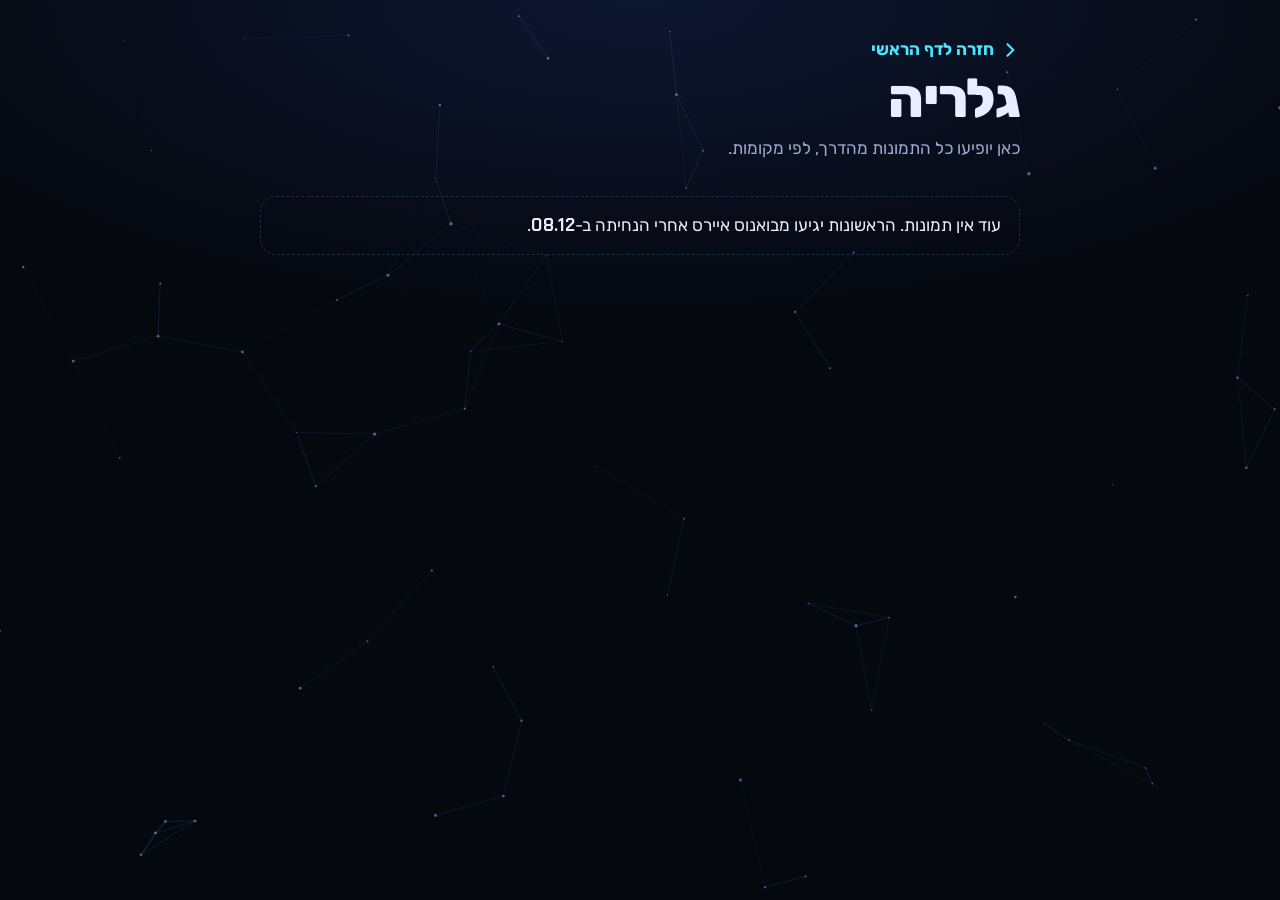
<file: gallery.html>
<!doctype html>
<html lang="he" dir="rtl">
<head>
<meta charset="utf-8">
<meta name="viewport" content="width=device-width,initial-scale=1,viewport-fit=cover">
<style>*,*::before,*::after{box-sizing:border-box}img{max-width:100%}[hidden]{display:none!important}</style>
<link rel="preconnect" href="https://fonts.googleapis.com">
<link rel="stylesheet" href="https://fonts.googleapis.com/css2?family=Rubik:wght@400;500;700;800&family=Chakra+Petch:wght@600;700&display=swap">
<link rel="stylesheet" href="style.css">
<title>הטיול של מעין · גלריה</title>
<meta name="theme-color" content="#05080f">
<meta name="description" content="כל התמונות מהטיול של מעין בדרום אמריקה, לפי מקומות">
</head>
<body>
<main>
  <div>
    <a class="back" href="./"><svg viewBox="0 0 24 24" fill="none" stroke="currentColor" stroke-width="2.5" stroke-linecap="round" stroke-linejoin="round" aria-hidden="true"><path d="M9 5l7 7-7 7"/></svg>חזרה לדף הראשי</a>
    <h1 class="page-h">גלריה</h1>
    <p class="sub" id="sub"></p>
  </div>
  <div id="albums" class="albums"></div>
</main>

<div class="lb" id="lb" hidden role="dialog" aria-modal="true" aria-labelledby="lb-title">
  <div class="lb-top"><span class="lb-title" id="lb-title"></span><button id="lb-x" aria-label="סגירה"><svg viewBox="0 0 24 24" fill="none" stroke="currentColor" stroke-width="2.5" stroke-linecap="round"><path d="M6 6l12 12M18 6L6 18"/></svg></button></div>
  <div class="lb-stage">
    <button id="lb-prev" aria-label="התמונה הקודמת"><svg viewBox="0 0 24 24" fill="none" stroke="currentColor" stroke-width="2.5" stroke-linecap="round" stroke-linejoin="round"><path d="M9 5l7 7-7 7"/></svg></button>
    <img id="lb-img" alt="">
    <button id="lb-next" aria-label="התמונה הבאה"><svg viewBox="0 0 24 24" fill="none" stroke="currentColor" stroke-width="2.5" stroke-linecap="round" stroke-linejoin="round"><path d="M15 5l-7 7 7 7"/></svg></button>
  </div>
  <div><p class="lb-cap" id="lb-cap"></p><p class="lb-cap lb-count" id="lb-count"></p></div>
</div>

<script src="trip.js"></script>
<script>
/* Every photo of the trip in one place, grouped by stop, newest stop first.
   Photos come only from TRIP.stops[i].photos, so adding a photo there shows it here and on the map. */
const $ = id => document.getElementById(id);
const albums = TRIP.stops.map((s,i)=>({ s, i })).filter(a => a.s.photos?.length).reverse();
const all = albums.flatMap(a => a.s.photos.map(p => ({ ...p, stop: a.s.name })));
const dot = d => { const x = new Date(d); return `${String(x.getDate()).padStart(2,"0")}.${String(x.getMonth()+1).padStart(2,"0")}`; };

if (!all.length){
  $("sub").textContent = "כאן יופיעו כל התמונות מהדרך, לפי מקומות.";
  const first = TRIP.stops[0];
  $("albums").innerHTML = `<p class="empty-note">עוד אין תמונות. הראשונות יגיעו מ${esc(first.name)} אחרי הנחיתה ב-<span class="dot">${dot(first.from)}</span>.</p>`;
} else {
  $("sub").innerHTML = `<span class="dot">${all.length}</span> תמונות מ-<span class="dot">${albums.length}</span> מקומות. לחצו על תמונה כדי להגדיל.`;
  let k = 0;
  $("albums").innerHTML = albums.map(a => `
    <section class="album" aria-labelledby="al-${a.i}">
      <h2 id="al-${a.i}">${esc(a.s.name)} <span class="al-meta"><span>${esc(a.s.country)}</span> <span class="dot">${dot(a.s.from)}${a.s.to ? " – " + dot(a.s.to) : ""}</span></span></h2>
      <div class="thumbs">${a.s.photos.map(p => `<button class="thumb" data-k="${k++}" aria-label="${esc(p.caption || a.s.name)}"><img src="${esc(p.src)}" alt="" loading="lazy"></button>`).join("")}</div>
    </section>`).join("");
  document.querySelectorAll(".thumb").forEach(b => b.onclick = () => open(+b.dataset.k));
}

/* ---------- Lightbox over the whole trip ---------- */
let cur = 0, opener = null;
function open(k){ cur = k; opener = document.activeElement; $("lb").hidden = false; show(); $("lb-x").focus(); }
function show(){
  const p = all[cur];
  $("lb-title").textContent = p.stop;
  $("lb-img").src = p.src; $("lb-img").alt = p.caption || p.stop;
  $("lb-cap").textContent = p.caption || "";
  $("lb-count").textContent = `${cur+1} / ${all.length}`;
  $("lb-prev").hidden = $("lb-next").hidden = all.length < 2;
}
const go = d => { cur = (cur + d + all.length) % all.length; show(); };
const close = () => { $("lb").hidden = true; opener?.focus?.(); };
$("lb-x").onclick = close; $("lb-prev").onclick = () => go(-1); $("lb-next").onclick = () => go(1);
$("lb").addEventListener("click", e => { if (e.target === $("lb")) close(); });
document.addEventListener("keydown", e => {
  if ($("lb").hidden) return;
  if (e.key === "Escape") close();
  if (e.key === "ArrowLeft") go(1);    /* RTL: left = next */
  if (e.key === "ArrowRight") go(-1);
});
let tx = null; $("lb").addEventListener("touchstart", e => tx = e.touches[0].clientX, { passive:true });
$("lb").addEventListener("touchend", e => { if (tx == null) return; const dx = e.changedTouches[0].clientX - tx; if (Math.abs(dx) > 40) go(dx > 0 ? 1 : -1); tx = null; });
</script>
<script src="fx.js"></script>
</body>
</html>
</file>
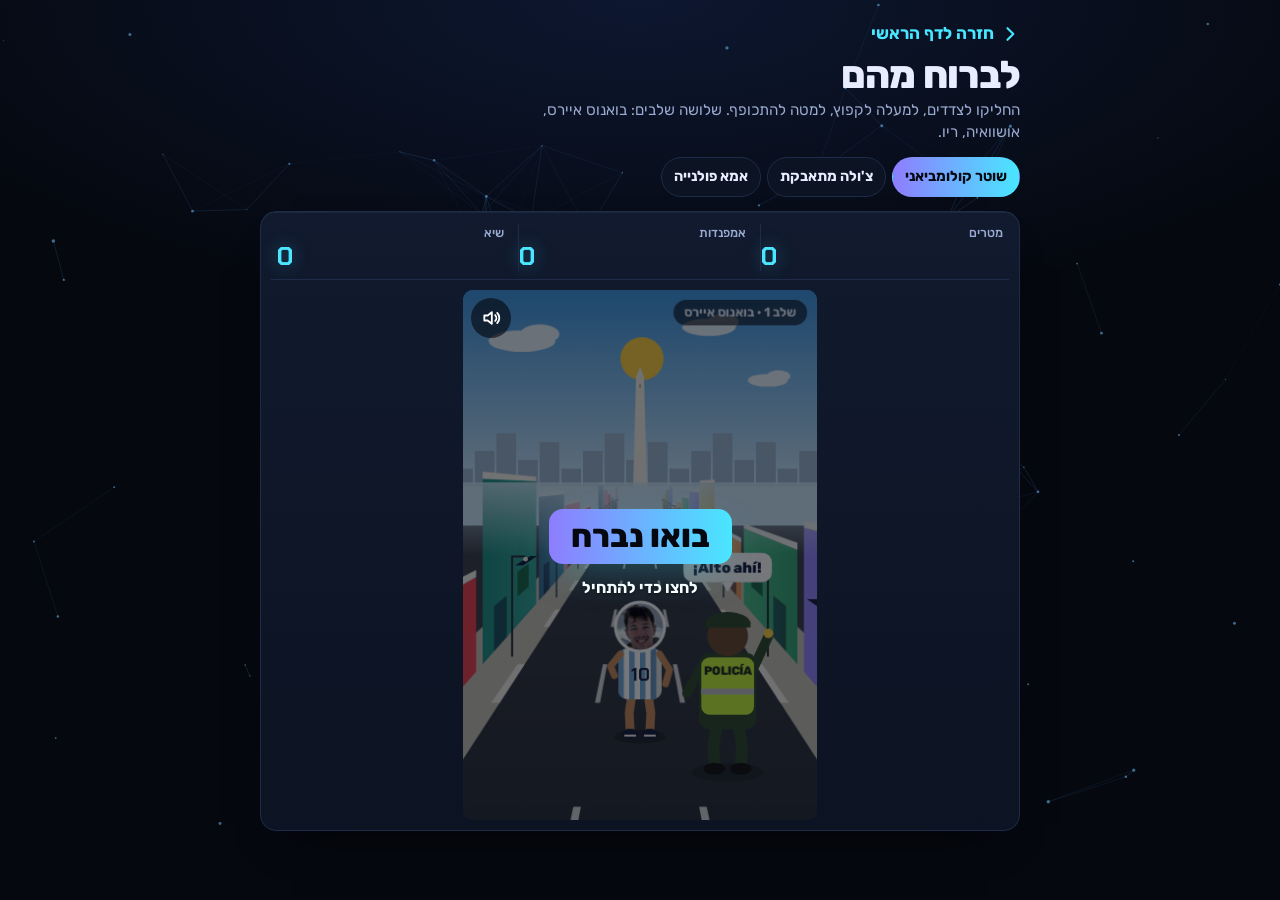
<file: game.html>
<!doctype html>
<html lang="he" dir="rtl">
<head>
<meta charset="utf-8">
<meta name="viewport" content="width=device-width,initial-scale=1,viewport-fit=cover">
<style>*,*::before,*::after{box-sizing:border-box}img{max-width:100%}[hidden]{display:none!important}</style>
<link rel="preconnect" href="https://fonts.googleapis.com">
<link rel="stylesheet" href="https://fonts.googleapis.com/css2?family=Rubik:wght@400;500;700;800&family=Chakra+Petch:wght@600;700&display=swap">
<link rel="stylesheet" href="style.css">
<title>הטיול של מעין · לברוח מהם</title>
<meta name="theme-color" content="#05080f">
<meta name="description" content="משחק ריצה: מעין בורח מבואנוס איירס דרך אושוואיה עד הקרנבל בריו. מי רודף אחריו?">
</head>
<body>
<main class="game-main">
  <div>
    <a class="back" href="./"><svg viewBox="0 0 24 24" fill="none" stroke="currentColor" stroke-width="2.5" stroke-linecap="round" stroke-linejoin="round" aria-hidden="true"><path d="M9 5l7 7-7 7"/></svg>חזרה לדף הראשי</a>
    <h1 class="page-h">לברוח מהם</h1>
    <p class="sub">החליקו לצדדים, למעלה לקפוץ, למטה להתכופף. שלושה שלבים: בואנוס איירס, אושוואיה, ריו.</p>
  </div>

  <fieldset class="chasers" id="chasers">
    <legend class="sr">מי רודף אחרי מעין?</legend>
  </fieldset>

  <section class="punch game" aria-labelledby="game-h">
    <h2 id="game-h" class="sr">המשחק</h2>
    <div class="g-score g-score-3">
      <div><span class="lbl">מטרים</span><span class="dot" id="score">0</span></div>
      <div><span class="lbl">אמפנדות</span><span class="dot" id="coins">0</span></div>
      <div><span class="lbl">שיא</span><span class="dot" id="best">0</span></div>
    </div>
    <div class="g-stage">
      <canvas id="cv" aria-label="משחק ריצה: מעין בורח ברחובות דרום אמריקה"></canvas>
      <button class="g-mute" id="mute" type="button" aria-pressed="false" aria-label="השתקה"></button>
      <button class="g-over" id="over" type="button">
        <span class="g-stamp" id="over-t">בואו נברח</span>
        <span class="g-hint" id="over-s">לחצו כדי להתחיל</span>
      </button>
    </div>
  </section>
</main>

<script>
/* Endless runner through three stages of the trip, seen from behind Maayan.
   World units: x across the road (lanes at -100/0/100), z away from the camera, h up from the road.
   Everything is canvas shapes; the only image is Maayan's face. */
const W = 360, H = 540, HZ = 200, GY = 455, F = 320, LW = 100, ROAD = 165, WALK = 225, ZMAX = 2600, LEVEL_M = 600;
const cv = document.getElementById("cv"), ctx = cv.getContext("2d");
const $ = id => document.getElementById(id);
const face = new Image(); face.src = "face.jpg";
const rnd = (a, b) => a + Math.random() * (b - a);
const pick = a => a[Math.floor(Math.random() * a.length)];

/* ---------- the three stages ---------- */
const WORLDS = [
  { name: "בואנוס איירס", sky: ["#3d97e3", "#cfe9fb"], fog: "207,233,251", road: "#3b3f4a", walk: "#c9c3b6", line: "rgba(255,255,255,.8)",
    facades: ["#e63946", "#f4a261", "#2a9d8f", "#e9c46a", "#457b9d", "#8e7dff", "#ff7aa2", "#3fb37f"], trim: "#f7f4ec", shutter: "#1b6b4a",
    kit: "arg", weather: null },
  { name: "אושוואיה", sky: ["#6d7f99", "#dfe6ee"], fog: "223,230,238", road: "#8b95a3", walk: "#f2f5f8", line: "rgba(255,255,255,.9)",
    facades: ["#b8322f", "#2f5f8f", "#d9a43b", "#3d7a58", "#7a4b2f", "#c4573a"], trim: "#ffffff", shutter: "#3a2a22",
    kit: "jacket", weather: "snow" },
  { name: "ריו · קרנבל", sky: ["#0b0630", "#4a1a6b"], fog: "74,26,107", road: "#2a2335", walk: "#efe9dc", line: "rgba(255,210,63,.85)",
    facades: ["#ff2e88", "#00c2a8", "#ffb000", "#7c4dff", "#ff5a36", "#18a0fb"], trim: "#ffd23f", shutter: "#2a1140",
    kit: "bra", weather: "confetti", night: true }
];

const CHASERS = {
  cop:  { name: "שוטר קולומביאני", say: ["¡Alto ahí!", "¡Pare, mijo!", "¡Documentos!"], caught: "השוטר תפס אותך", draw: drawCop },
  chola:{ name: "צ'ולה מתאבקת", say: ["¡Vení acá!", "¡Te agarro, gringo!", "¡A la lona!"], caught: "הצ'ולה הפילה אותך לזירה", draw: drawChola },
  ima:  { name: "אמא פולנייה", say: ["תלבש סוודר!", "לפחות תתקשר!", "אכלת משהו?"], caught: "אמא תפסה אותך. לובשים סוודר", draw: drawIma }
};
let who = "cop"; try { const v = localStorage.getItem("maayan-run-chaser"); if (CHASERS[v]) who = v; } catch(e) {}
$("chasers").insertAdjacentHTML("beforeend", Object.entries(CHASERS).map(([k, c]) =>
  `<label class="chip"><input type="radio" name="chaser" value="${k}" ${k === who ? "checked" : ""}><span>${c.name}</span></label>`).join(""));
$("chasers").addEventListener("change", e => { who = e.target.value; try { localStorage.setItem("maayan-run-chaser", who); } catch(e) {} if (mode === "idle" || mode === "over") draw(); });

let best = 0; try { best = +localStorage.getItem("maayan-run-best") || 0; } catch(e) {}
$("best").textContent = best;

/* ---------- sound: tiny synth, starts on the first tap ---------- */
let ac = null, muted = false; try { muted = localStorage.getItem("maayan-run-mute") === "1"; } catch(e) {}
const muteIcon = () => { $("mute").innerHTML = muted
  ? '<svg viewBox="0 0 24 24" fill="none" stroke="currentColor" stroke-width="2.2" stroke-linecap="round" stroke-linejoin="round"><path d="M4 9h4l5-4v14l-5-4H4z"/><path d="M17 9l5 6M22 9l-5 6"/></svg>'
  : '<svg viewBox="0 0 24 24" fill="none" stroke="currentColor" stroke-width="2.2" stroke-linecap="round" stroke-linejoin="round"><path d="M4 9h4l5-4v14l-5-4H4z"/><path d="M17 8.5a5 5 0 0 1 0 7M19.5 6a8.5 8.5 0 0 1 0 12"/></svg>';
  $("mute").setAttribute("aria-pressed", muted); };
muteIcon();
$("mute").addEventListener("click", () => { muted = !muted; muteIcon(); try { localStorage.setItem("maayan-run-mute", muted ? "1" : "0"); } catch(e) {} });
function tone(f, d = .1, type = "square", vol = .06, f2 = null, when = 0){
  if (muted || !ac) return;
  const t = ac.currentTime + when, o = ac.createOscillator(), g = ac.createGain();
  o.type = type; o.frequency.setValueAtTime(f, t); if (f2) o.frequency.exponentialRampToValueAtTime(f2, t + d);
  g.gain.setValueAtTime(vol, t); g.gain.exponentialRampToValueAtTime(.0001, t + d);
  o.connect(g).connect(ac.destination); o.start(t); o.stop(t + d + .02);
}
const SFX = {
  coin: () => { tone(988, .06, "square", .035); tone(1319, .09, "square", .035, null, .05); },
  jump: () => tone(300, .16, "triangle", .08, 720),
  duck: () => tone(420, .14, "triangle", .06, 160),
  lane: () => tone(600, .05, "sine", .03, 500),
  hit:  () => { tone(180, .25, "sawtooth", .08, 60); tone(90, .3, "square", .05, 40); },
  power:() => [523, 659, 784, 1047].forEach((f, i) => tone(f, .09, "square", .04, null, i * .06)),
  level:() => [392, 523, 659, 784, 659, 784].forEach((f, i) => tone(f, .12, "triangle", .07, null, i * .09)),
  over: () => [392, 330, 262, 196].forEach((f, i) => tone(f, .18, "triangle", .07, null, i * .14)),
  tick: () => tone(660, .08, "sine", .06),
  go:   () => tone(990, .2, "sine", .07)
};

/* ---------- projection ---------- */
const S = z => F / (F + z);
const PX = (z, x) => W/2 + x * S(z);
const PY = (z, h = 0) => HZ + (GY - HZ) * S(z) - h * S(z);

/* ---------- state ---------- */
const me = { lane: 0, x: 0, h: 0, vh: 0, slide: 0, run: 0, prevLane: 0, sq: 0, tilt: 0 };
let objs = [], parts = [], dist = 0, speed = 9, coins = 0, nextRow = 0, chase = 1, stumble = 0, slow = 0;
let mode = "idle", modeT = 0, last = 0, flash = 0, shake = 0, sayIdx = 0, sayT = 0;
let level = 0, lap = 0, banner = 0, fade = 0, fromWorld = 0, magnet = 0, shield = 0, weatherT = 0;
const world = () => WORLDS[level % 3];

function reset(){
  Object.assign(me, { lane: 0, x: 0, h: 0, vh: 0, slide: 0, run: 0, prevLane: 0, sq: 0, tilt: 0 });
  objs = []; parts = []; dist = 0; speed = 9; coins = 0; nextRow = 900; chase = 1; stumble = 0; slow = 0;
  flash = 0; shake = 0; sayT = 0; level = 0; lap = 0; banner = 0; fade = 0; fromWorld = 0; magnet = 0; shield = 0;
  $("score").textContent = 0; $("coins").textContent = 0;
}
function start(){
  if (!ac){ try { ac = new (window.AudioContext || window.webkitAudioContext)(); } catch(e) {} }
  ac?.resume?.();
  reset(); mode = "count"; modeT = 180; $over.hidden = true; last = performance.now(); SFX.tick(); requestAnimationFrame(loop);
}
const $over = $("over");
function caught(){ mode = "caught"; modeT = 50; shake = 14; flash = 1; SFX.hit(); burst(PX(0, me.x), GY - 70, 18, ["#ffd23f", "#fff", "#ff6384"], 6); }
function end(){
  mode = "over"; chase = 1;
  const m = Math.floor(dist / 40);
  if (m > best){ best = m; $("best").textContent = best; try { localStorage.setItem("maayan-run-best", best); } catch(e) {} }
  $("over-t").textContent = CHASERS[who].caught;
  $("over-s").textContent = `${m} מטרים · ${coins} אמפנדות · הגעת ל${world().name}` + (m > 0 && m === best ? " · שיא חדש!" : "") + " · לחצו לעוד ריצה";
  SFX.over(); draw(); $over.hidden = false; setTimeout(() => $over.focus(), 0);
}

/* ---------- spawning: every row leaves at least one lane you can get through ---------- */
function row(){
  const free = pick([-1, 0, 1]), lv = level;
  for (const lane of [-1, 0, 1]){
    if (lane === free){
      const r = Math.random();
      if (r < .09 && !magnet) objs.push({ t: "mate", lane, z: ZMAX + 120, len: 10, h: 40 });
      else if (r < .15 && !shield) objs.push({ t: "shield", lane, z: ZMAX + 120, len: 10, h: 40 });
      else if (r < .75) for (let i = 0; i < 6; i++) objs.push({ t: "coin", lane, z: ZMAX + i * 65, len: 10, h: 30 });
      continue;
    }
    const r = Math.random();
    const t = r < .22 - lv * .03 ? null : r < .5 ? "low" : r < .72 ? "high" : "big";
    if (!t) continue;
    objs.push({ t, lane, z: ZMAX, len: t === "big" ? 380 : 26, seed: Math.random() });
    /* an arc of empanadas over a jump */
    if (t === "low" && Math.random() < .45)
      for (let i = -2; i <= 2; i++) objs.push({ t: "coin", lane, z: ZMAX + i * 55, len: 10, h: 30 + (1 - (i/2.6)**2) * 75 });
  }
  nextRow = Math.max(330, 470 - lv * 35) + Math.random() * 260;
}

function hit(o){
  o.hit = true;
  if (shield > 0){ shield = 0; flash = .5; shake = 6; SFX.power(); burst(PX(0, me.x), GY - 70, 16, ["#49e6ff", "#fff"], 5); if (o.t === "big" && o.z < -6) me.lane = me.prevLane; return; }
  if (o.t === "big" && o.z > -6) return caught();       /* straight into the front of it */
  if (o.t === "big") me.lane = me.prevLane;             /* bumped its side: bounce back */
  if (stumble > 0) return caught();
  stumble = 330; slow = 45; flash = .7; shake = 8; SFX.hit(); nextSay();
  burst(PX(0, me.x), GY - 60, 10, ["#fff", "#ffd23f"], 4);
}
const nextSay = () => { sayIdx = (sayIdx + 1) % 3; sayT = 120; };

/* ---------- particles (screen space) ---------- */
function burst(x, y, n, cols, sp, g = .25){ for (let i = 0; i < n; i++){ const a = Math.random() * 6.283, v = Math.random() * sp;
  parts.push({ x, y, vx: Math.cos(a) * v, vy: Math.sin(a) * v - sp * .4, g, life: 1, d: rnd(.02, .04), c: pick(cols), s: rnd(2, 4.5) }); } }
function weather(dt){
  const w = world().weather; if (!w) return;
  weatherT += dt;
  const rate = w === "snow" ? 1.6 : 1.1;
  while (weatherT > 1 / rate){ weatherT -= 1 / rate;
    if (w === "snow") parts.push({ x: rnd(-20, W + 20), y: -8, vx: rnd(-.6, .2), vy: rnd(1, 2.2), g: 0, life: 1, d: .0035, c: "#fff", s: rnd(1.5, 3.5), round: 1, wob: rnd(0, 6) });
    else parts.push({ x: rnd(0, W), y: -8, vx: rnd(-.8, .8), vy: rnd(1.4, 2.6), g: 0, life: 1, d: .004, c: pick(["#ff2e88", "#ffd23f", "#00c2a8", "#7c4dff", "#fff"]), s: rnd(3, 5), spin: rnd(0, 6), conf: 1 });
  }
}

/* ---------- the step ---------- */
function step(dt){
  const lvNow = Math.floor(dist / 40 / LEVEL_M);
  if (lvNow !== level){ fromWorld = level % 3; level = lvNow; lap = Math.floor(level / 3); fade = 1; banner = 170; SFX.level(); objs = objs.filter(o => o.z < 900); }
  speed = 9 + level * 1.3 + Math.min(4, (dist / 40 % LEVEL_M) / 200);
  const v = speed * (slow > 0 ? .55 : 1) * dt;
  dist += v; slow = Math.max(0, slow - dt);
  $("score").textContent = Math.floor(dist / 40);

  const px = me.x; me.x += (me.lane * LW - me.x) * Math.min(1, .3 * dt);
  me.tilt += (((me.x - px) / Math.max(dt, .01)) * .03 - me.tilt) * Math.min(1, .3 * dt);
  if (me.h > 0 || me.vh > 0){
    me.vh -= 1.05 * dt; me.h = Math.max(0, me.h + me.vh * dt);
    if (me.h === 0){ me.vh = 0; me.sq = 1; burst(PX(0, me.x), GY, 8, [world().walk, "#ffffff"], 2.2, .1); }
  }
  me.sq = Math.max(0, me.sq - .08 * dt);
  me.slide = Math.max(0, me.slide - dt); me.run += v * .045;
  if (me.h === 0 && Math.random() < .12 * dt) parts.push({ x: PX(0, me.x) + rnd(-10, 10), y: GY - 2, vx: rnd(-.5, .5), vy: rnd(-.8, -.2), g: 0, life: .6, d: .03, c: "rgba(255,255,255,.6)", s: rnd(2, 4), round: 1 });

  nextRow -= v; if (nextRow <= 0) row();
  magnet = Math.max(0, magnet - dt);
  for (const o of objs){
    o.z -= v;
    if (o.hit) continue;
    if (magnet > 0 && o.t === "coin" && o.z < 520 && o.z > -20){ o.mx = (o.mx ?? o.lane * LW) + (me.x - (o.mx ?? o.lane * LW)) * .25 * dt; o.h += (me.h + 40 - o.h) * .2 * dt; o.z -= v * .6; }
    const ox = o.mx ?? o.lane * LW;
    if (o.z > 14 || o.z + o.len < -14 || Math.abs(me.x - ox) > 52) continue;
    if (o.t === "coin"){ if (Math.abs(me.h + 40 - o.h) < 60 || magnet > 0){ o.hit = true; coins++; $("coins").textContent = coins; SFX.coin(); burst(PX(0, ox), PY(0, o.h), 6, ["#ffd23f", "#fff3b0"], 3, .05); } continue; }
    if (o.t === "mate"){ o.hit = true; magnet = 540; SFX.power(); burst(PX(0, ox), PY(0, 40), 14, ["#3df5a6", "#fff"], 4); continue; }
    if (o.t === "shield"){ o.hit = true; shield = 1; SFX.power(); burst(PX(0, ox), PY(0, 40), 14, ["#49e6ff", "#fff"], 4); continue; }
    if (o.t === "low" && me.h > 38) continue;
    if (o.t === "high" && me.slide > 0) continue;
    hit(o); if (mode !== "run") return;
  }
  objs = objs.filter(o => o.z + o.len > -200 && !(o.hit && (o.t === "coin" || o.t === "mate" || o.t === "shield")));

  stumble = Math.max(0, stumble - dt);
  chase += ((stumble > 0 ? 1 : 0) - chase) * Math.min(1, (stumble > 0 ? .12 : .018) * dt);
  sayT = Math.max(0, sayT - dt);
}
function ambient(dt){
  weather(dt);
  for (const p of parts){ p.x += p.vx * dt + (p.wob != null ? Math.sin((p.y + p.wob * 40) / 30) * .4 : 0); p.y += p.vy * dt; p.vy += p.g * dt; p.life -= p.d * dt; if (p.spin != null) p.spin += .15 * dt; }
  parts = parts.filter(p => p.life > 0 && p.y < H + 10);
  flash = Math.max(0, flash - .05 * dt); shake = Math.max(0, shake - .7 * dt);
  fade = Math.max(0, fade - .012 * dt); banner = Math.max(0, banner - dt);
}

/* ---------- input ---------- */
function act(a){
  if (mode !== "run") return;
  if (a === "left" && me.lane > -1){ me.prevLane = me.lane; me.lane--; SFX.lane(); }
  if (a === "right" && me.lane < 1){ me.prevLane = me.lane; me.lane++; SFX.lane(); }
  if (a === "up" && me.h === 0){ me.vh = 15; me.slide = 0; SFX.jump(); }
  if (a === "down"){ if (!me.slide) SFX.duck(); me.slide = 38; if (me.h > 0) me.vh = Math.min(me.vh, -14); }
}
let p0 = null;
cv.addEventListener("pointerdown", e => { p0 = { x: e.clientX, y: e.clientY, done: false }; });
cv.addEventListener("pointermove", e => {
  if (!p0 || p0.done) return;
  const dx = e.clientX - p0.x, dy = e.clientY - p0.y;
  if (Math.hypot(dx, dy) < 24) return;
  p0.done = true; act(Math.abs(dx) > Math.abs(dy) ? (dx < 0 ? "left" : "right") : (dy < 0 ? "up" : "down"));
});
cv.addEventListener("pointerup", e => {
  if (p0 && !p0.done){ const r = cv.getBoundingClientRect(), fx = (e.clientX - r.left) / r.width;
    act(fx < .33 ? "left" : fx > .67 ? "right" : "up"); }
  p0 = null;
});
document.addEventListener("keydown", e => {
  const k = { ArrowLeft: "left", a: "left", ArrowRight: "right", d: "right", ArrowUp: "up", w: "up", " ": "up", ArrowDown: "down", s: "down" }[e.key];
  if (k && mode === "run"){ e.preventDefault(); act(k); }
});
$over.addEventListener("click", start);

/* ---------- skies: one painted canvas per stage ---------- */
const skies = WORLDS.map(() => document.createElement("canvas"));
function paintSkies(){
  const d = Math.min(devicePixelRatio || 1, 2);
  WORLDS.forEach((w, i) => {
    const c = skies[i]; c.width = W * d; c.height = (HZ + 40) * d; const b = c.getContext("2d"); b.scale(d, d);
    const g = b.createLinearGradient(0, 0, 0, HZ); g.addColorStop(0, w.sky[0]); g.addColorStop(1, w.sky[1]);
    b.fillStyle = g; b.fillRect(0, 0, W, HZ + 40);
    if (i === 0){
      b.fillStyle = "rgba(255,255,255,.85)";
      [[60, 52, 1], [250, 38, .8], [310, 92, .6]].forEach(([x, y, k]) => { b.beginPath(); b.ellipse(x, y, 34*k, 11*k, 0, 0, 7); b.ellipse(x + 18*k, y - 7*k, 20*k, 10*k, 0, 0, 7); b.fill(); });
      b.fillStyle = "#ffd23f"; b.beginPath(); b.arc(W/2 + 2, 70, 22, 0, 7); b.fill();
      b.fillStyle = "#9fb7cf"; for (let k = 0; k < 18; k++){ const x = k * 22 - 10, h = 18 + (k * 37 % 5) * 9; b.fillRect(x, HZ - h, 20, h); }
      b.fillStyle = "#f4f1e8"; b.beginPath(); b.moveTo(W/2 - 7, HZ); b.lineTo(W/2 - 4, HZ - 112); b.lineTo(W/2, HZ - 122); b.lineTo(W/2 + 4, HZ - 112); b.lineTo(W/2 + 7, HZ); b.fill();
      b.fillStyle = "rgba(20,26,60,.25)"; b.fillRect(W/2 - 1, HZ - 104, 2, 4);
    }
    if (i === 1){
      /* the Martial range behind the town, with the Beagle channel at its feet */
      const peaks = [[-20, HZ], [30, HZ - 70], [70, HZ - 40], [120, HZ - 105], [165, HZ - 60], [205, HZ - 90], [250, HZ - 50], [300, HZ - 115], [345, HZ - 55], [390, HZ]];
      b.fillStyle = "#5a6a80"; b.beginPath(); b.moveTo(-20, HZ); peaks.forEach(p => b.lineTo(...p)); b.fill();
      b.fillStyle = "#f4f7fb";
      for (let k = 1; k < peaks.length - 1; k++){ const [x, y] = peaks[k]; if (y > HZ - 55) continue;
        b.beginPath(); b.moveTo(x, y); b.lineTo(x - 18, y + 26); b.lineTo(x - 6, y + 20); b.lineTo(x + 2, y + 28); b.lineTo(x + 18, y + 24); b.fill(); }
      b.fillStyle = "#7d97b3"; b.fillRect(0, HZ - 8, W, 8);
    }
    if (i === 2){
      for (let k = 0; k < 70; k++){ b.fillStyle = `rgba(255,255,255,${.3 + (k * 13 % 7) / 10})`; b.fillRect((k * 97) % W, (k * 53) % (HZ - 40), 1.5, 1.5); }
      b.fillStyle = "#fff5d6"; b.beginPath(); b.arc(70, 60, 16, 0, 7); b.fill();
      b.fillStyle = "#0b0630"; b.beginPath(); b.arc(77, 55, 14, 0, 7); b.fill();
      /* Corcovado hill with the statue, lit */
      b.fillStyle = "#1b0d3a"; b.beginPath(); b.moveTo(110, HZ); b.bezierCurveTo(150, HZ - 40, 165, HZ - 92, 182, HZ - 94); b.bezierCurveTo(200, HZ - 92, 215, HZ - 40, 260, HZ); b.fill();
      b.fillStyle = "#fff2c2"; b.shadowColor = "#ffd23f"; b.shadowBlur = 12;
      b.fillRect(180, HZ - 128, 5, 34); b.fillRect(168, HZ - 122, 29, 4); b.beginPath(); b.arc(182.5, HZ - 131, 3.2, 0, 7); b.fill();
      b.shadowBlur = 0;
      b.fillStyle = "#2a1650"; for (let k = 0; k < 18; k++){ const x = k * 22 - 10, h = 14 + (k * 41 % 5) * 8; b.fillRect(x, HZ - h, 20, h); }
      b.fillStyle = "#ffd23f"; for (let k = 0; k < 40; k++) b.fillRect((k * 29) % W, HZ - 6 - (k * 17 % 30), 2, 2);
    }
  });
}

/* ---------- scenery ---------- */
const quad = (a, b, c, d, fill) => { ctx.fillStyle = fill; ctx.beginPath(); ctx.moveTo(...a); ctx.lineTo(...b); ctx.lineTo(...c); ctx.lineTo(...d); ctx.fill(); };
function shade(hex, amt){
  const n = parseInt(hex.slice(1), 16), c = v => Math.max(0, Math.min(255, v + amt));
  return `rgb(${c(n >> 16)},${c(n >> 8 & 255)},${c(n & 255)})`;
}
function scenery(w){
  const NZ = -150, L3 = level % 3;
  quad([PX(ZMAX, -WALK - 60), PY(ZMAX)], [PX(ZMAX, WALK + 60), PY(ZMAX)], [PX(NZ, WALK + 60), PY(NZ)], [PX(NZ, -WALK - 60), PY(NZ)], w.walk);
  const rg = ctx.createLinearGradient(0, HZ, 0, H); rg.addColorStop(0, w.road); rg.addColorStop(1, shade(w.road, -18));
  quad([PX(ZMAX, -ROAD), PY(ZMAX)], [PX(ZMAX, ROAD), PY(ZMAX)], [PX(NZ, ROAD), PY(NZ)], [PX(NZ, -ROAD), PY(NZ)], rg);
  if (L3 === 1){ /* tyre tracks in the snow */
    for (const x of [-LW - 22, -LW + 22, -22, 22, LW - 22, LW + 22]) quad([PX(ZMAX, x - 4), PY(ZMAX)], [PX(ZMAX, x + 4), PY(ZMAX)], [PX(NZ, x + 4), PY(NZ)], [PX(NZ, x - 4), PY(NZ)], "rgba(70,80,95,.28)");
  }
  const seg = 200, off = dist % seg;
  for (let k = Math.ceil(ZMAX / seg); k >= 0; k--){
    const z0 = k * seg - off - 150, z1 = z0 + 80; if (z0 > ZMAX || z1 < NZ) continue;
    const a = Math.max(NZ, z0), b = Math.min(ZMAX, z1);
    for (const x of [-LW/2, LW/2]) quad([PX(a, x - 3), PY(a)], [PX(a, x + 3), PY(a)], [PX(b, x + 3), PY(b)], [PX(b, x - 3), PY(b)], w.line);
    for (const sg of [-1, 1]) quad([PX(a, sg * ROAD), PY(a)], [PX(a, sg * (ROAD + 10)), PY(a)], [PX(b, sg * (ROAD + 10)), PY(b)], [PX(b, sg * ROAD), PY(b)], L3 === 2 ? "#141a3c" : "#f3f0e6");
  }
  const L = 250, o2 = dist % L, base = Math.floor(dist / L);
  for (let k = Math.ceil(ZMAX / L); k >= 0; k--){
    const z0 = k * L - o2 - 120, z1 = z0 + L - 18; if (z1 < NZ + 40) continue;
    const a = Math.max(NZ + 40, z0);
    for (const sg of [-1, 1]){
      const id = (base + k) * 2 + (sg > 0 ? 1 : 0), hgt = (L3 === 1 ? 95 : 130) + (id * 7 % 5) * (L3 === 1 ? 20 : 34), x = sg * WALK;
      const col = w.facades[(id * 5) % w.facades.length];
      const fg = ctx.createLinearGradient(PX(a, x), 0, PX(z1, x), 0); fg.addColorStop(0, shade(col, -12)); fg.addColorStop(1, shade(col, 10));
      quad([PX(a, x), PY(a)], [PX(a, x), PY(a, hgt)], [PX(z1, x), PY(z1, hgt)], [PX(z1, x), PY(z1)], fg);
      if (L3 === 1) /* pitched roof under snow */
        quad([PX(a, x), PY(a, hgt)], [PX(a, x - sg * 30), PY(a, hgt + 34)], [PX(z1, x - sg * 30), PY(z1, hgt + 34)], [PX(z1, x), PY(z1, hgt)], "#ffffff");
      else quad([PX(a, x), PY(a, hgt)], [PX(a, x), PY(a, hgt + 10)], [PX(z1, x), PY(z1, hgt + 10)], [PX(z1, x), PY(z1, hgt)], w.trim);
      const zd0 = a + (z1 - a) * .15, zd1 = a + (z1 - a) * .35, zw0 = a + (z1 - a) * .55, zw1 = a + (z1 - a) * .8;
      quad([PX(zd0, x), PY(zd0)], [PX(zd0, x), PY(zd0, 70)], [PX(zd1, x), PY(zd1, 70)], [PX(zd1, x), PY(zd1)], "rgba(20,26,60,.55)");
      const wt = Math.min(hgt - 14, 98);
      quad([PX(zw0, x), PY(zw0, 52)], [PX(zw0, x), PY(zw0, wt)], [PX(zw1, x), PY(zw1, wt)], [PX(zw1, x), PY(zw1, 52)], w.night ? "#ffe9a8" : w.shutter);
      if (L3 === 0 && hgt > 160) /* a balcony on the tall ones */
        quad([PX(zw0 - 10, x), PY(zw0 - 10, 112)], [PX(zw0 - 10, x - sg * 14), PY(zw0 - 10, 112)], [PX(zw1 + 10, x - sg * 14), PY(zw1 + 10, 112)], [PX(zw1 + 10, x), PY(zw1 + 10, 112)], "#141a3c");
      if (w.night){ /* string lights along the roofline */
        for (let j = 0; j < 6; j++){ const zz = a + (z1 - a) * (j + .5) / 6, s = S(zz); if (s < .14) break;
          ctx.fillStyle = ["#ff2e88", "#ffd23f", "#00c2a8"][(j + id) % 3]; ctx.beginPath(); ctx.arc(PX(zz, x), PY(zz, hgt - 6 - Math.sin(j) * 4), 2.6 * s + .6, 0, 7); ctx.fill(); }
      }
      /* street lamp at the kerb */
      const lz = a + 20, ls = S(lz), lx = PX(lz, sg * (ROAD + 26));
      if (ls > .12){
        ctx.strokeStyle = "#2b2f3a"; ctx.lineWidth = Math.max(1, 3 * ls); ctx.beginPath(); ctx.moveTo(lx, PY(lz)); ctx.lineTo(lx, PY(lz, 150)); ctx.lineTo(PX(lz, sg * (ROAD + 6)), PY(lz, 150)); ctx.stroke();
        if (w.night){ ctx.fillStyle = "rgba(255,220,140,.25)"; ctx.beginPath(); ctx.arc(PX(lz, sg * (ROAD + 6)), PY(lz, 146), 16 * ls, 0, 7); ctx.fill(); }
        ctx.fillStyle = w.night ? "#ffe9a8" : "#f7f4ec"; ctx.beginPath(); ctx.arc(PX(lz, sg * (ROAD + 6)), PY(lz, 146), 3.5 * ls, 0, 7); ctx.fill();
      }
    }
  }
}

/* ---------- obstacles, per stage ---------- */
function shadowAt(z, x, w){ const s = S(z); ctx.fillStyle = "rgba(0,0,0,.22)"; ctx.beginPath(); ctx.ellipse(PX(z, x), PY(z), w * s, 7 * s, 0, 0, 7); ctx.fill(); }
function drawLow(o){
  const s = S(o.z), x = PX(o.z, o.lane * LW), w = 86 * s, L3 = level % 3;
  shadowAt(o.z, o.lane * LW, 44);
  if (L3 === 1){ /* two penguins that wandered into town */
    const y = PY(o.z), bob = Math.sin(dist / 30 + o.seed * 9) * 2 * s;
    for (const dx of [-22, 22]){
      const px = x + dx * s;
      ctx.fillStyle = "#1d2433"; ctx.beginPath(); ctx.ellipse(px, y - 24*s + bob, 15*s, 24*s, 0, 0, 7); ctx.fill();
      ctx.fillStyle = "#ffffff"; ctx.beginPath(); ctx.ellipse(px, y - 20*s + bob, 10*s, 18*s, 0, 0, 7); ctx.fill();
      ctx.fillStyle = "#1d2433"; ctx.beginPath(); ctx.arc(px, y - 46*s + bob, 10*s, 0, 7); ctx.fill();
      ctx.fillStyle = "#ffffff"; ctx.beginPath(); ctx.arc(px - 3.5*s, y - 48*s + bob, 2.6*s, 0, 7); ctx.arc(px + 3.5*s, y - 48*s + bob, 2.6*s, 0, 7); ctx.fill();
      ctx.fillStyle = "#ff9f1c"; ctx.beginPath(); ctx.moveTo(px - 3*s, y - 43*s + bob); ctx.lineTo(px + 3*s, y - 43*s + bob); ctx.lineTo(px, y - 38*s + bob); ctx.fill();
      ctx.fillRect(px - 8*s, y - 3*s, 6*s, 3*s); ctx.fillRect(px + 2*s, y - 3*s, 6*s, 3*s);
    }
    return;
  }
  if (L3 === 2){ /* stacked surdo drums */
    for (const dx of [-24, 24]){
      const px = x + dx * s, y = PY(o.z), r = 20 * s;
      ctx.fillStyle = dx < 0 ? "#ff2e88" : "#00c2a8"; ctx.fillRect(px - r, y - 44*s, r*2, 40*s);
      ctx.strokeStyle = "#ffd23f"; ctx.lineWidth = Math.max(1, 2*s); ctx.beginPath();
      for (let k = 0; k < 4; k++){ ctx.moveTo(px - r + k * r/2, y - 44*s); ctx.lineTo(px - r + (k + 1) * r/2, y - 4*s); } ctx.stroke();
      ctx.fillStyle = "#f2ede0"; ctx.beginPath(); ctx.ellipse(px, y - 44*s, r, 6*s, 0, 0, 7); ctx.fill();
    }
    return;
  }
  ctx.fillStyle = "#555"; ctx.fillRect(x - w/2 + 4*s, PY(o.z, 44), 5*s, 44*s); ctx.fillRect(x + w/2 - 9*s, PY(o.z, 44), 5*s, 44*s);
  const y = PY(o.z, 44), hh = 18 * s;
  ctx.save(); ctx.beginPath(); ctx.rect(x - w/2, y, w, hh); ctx.clip();
  ctx.fillStyle = "#ffd23f"; ctx.fillRect(x - w/2, y, w, hh); ctx.fillStyle = "#141a3c";
  for (let i = -2; i < 10; i++){ ctx.beginPath(); ctx.moveTo(x - w/2 + i*16*s, y + hh); ctx.lineTo(x - w/2 + i*16*s + 8*s, y + hh); ctx.lineTo(x - w/2 + i*16*s + 16*s, y); ctx.lineTo(x - w/2 + i*16*s + 8*s, y); ctx.fill(); }
  ctx.restore();
}
function drawHigh(o){
  const s = S(o.z), x = PX(o.z, o.lane * LW), w = 92 * s, L3 = level % 3;
  ctx.fillStyle = L3 === 1 ? "#6b4a32" : "#2b2f3a"; ctx.fillRect(x - w/2, PY(o.z, 100), 5*s, 100*s); ctx.fillRect(x + w/2 - 5*s, PY(o.z, 100), 5*s, 100*s);
  const y = PY(o.z, 100), hh = 40 * s;
  if (L3 === 2){ /* bunting across the lane */
    ctx.strokeStyle = "#ffd23f"; ctx.lineWidth = Math.max(1, 2*s); ctx.beginPath(); ctx.moveTo(x - w/2, y + 4*s); ctx.quadraticCurveTo(x, y + 16*s, x + w/2, y + 4*s); ctx.stroke();
    for (let k = 0; k < 7; k++){ const fx = x - w/2 + (k + .5) * w / 7, fy = y + 4*s + Math.sin((k + .5) / 7 * Math.PI) * 9*s;
      ctx.fillStyle = ["#ff2e88", "#00c2a8", "#ffd23f", "#7c4dff"][k % 4]; ctx.beginPath(); ctx.moveTo(fx - 6*s, fy); ctx.lineTo(fx + 6*s, fy); ctx.lineTo(fx, fy + 22*s); ctx.fill(); }
    return;
  }
  ctx.fillStyle = L3 === 1 ? "#8a5a34" : "#141a3c"; ctx.beginPath(); ctx.roundRect(x - w/2, y, w, hh, 6*s); ctx.fill();
  ctx.strokeStyle = L3 === 1 ? "#f2e2c4" : "#ffd23f"; ctx.lineWidth = Math.max(1, 2.5*s); ctx.beginPath(); ctx.roundRect(x - w/2 + 4*s, y + 4*s, w - 8*s, hh - 8*s, 4*s); ctx.stroke();
  if (L3 === 1){ ctx.fillStyle = "#fff"; ctx.fillRect(x - w/2, y - 4*s, w, 6*s); }
  if (s > .22){ ctx.fillStyle = L3 === 1 ? "#fff6e0" : "#ff7aa2"; ctx.font = `800 ${(L3 === 1 ? 11 : 15)*s}px Rubik, sans-serif`; ctx.textAlign = "center"; ctx.textBaseline = "middle";
    ctx.fillText(L3 === 1 ? "FIN DEL MUNDO" : "¡Agachate!", x, y + hh/2 + 1*s); }
}
function drawBig(o){
  const z0 = Math.max(o.z, -100), z1 = o.z + o.len, lx = o.lane * LW, hw = 46, h = 150, L3 = level % 3;
  if (z0 >= z1) return;
  const body = L3 === 0 ? "#c23b3b" : L3 === 1 ? "#d94a2b" : "#7c4dff";
  const side = o.lane < 0 ? lx + hw : o.lane > 0 ? lx - hw : null;
  if (side != null){
    quad([PX(z0, side), PY(z0)], [PX(z0, side), PY(z0, h)], [PX(z1, side), PY(z1, h)], [PX(z1, side), PY(z1)], shade(body, -25));
    quad([PX(z0, side), PY(z0, 105)], [PX(z0, side), PY(z0, 135)], [PX(z1, side), PY(z1, 135)], [PX(z1, side), PY(z1, 105)], L3 === 2 ? "#ffd23f" : "#1c2a44");
  }
  quad([PX(z0, lx - hw), PY(z0, h)], [PX(z0, lx + hw), PY(z0, h)], [PX(z1, lx + hw), PY(z1, h)], [PX(z1, lx - hw), PY(z1, h)], L3 === 1 ? "#ffffff" : "#e9e4d8");
  if (o.z < -6) return;
  const s = S(o.z), x = PX(o.z, lx), yb = PY(o.z), w = hw * 2 * s;
  shadowAt(o.z, lx, 52);
  if (L3 === 2){ /* a carnival float */
    ctx.fillStyle = "#7c4dff"; ctx.beginPath(); ctx.roundRect(x - w/2, yb - h*s, w, h*s, 10*s); ctx.fill();
    ctx.fillStyle = "#ffd23f"; ctx.fillRect(x - w/2, yb - 30*s, w, 8*s);
    for (let k = 0; k < 5; k++){ ctx.fillStyle = ["#ff2e88", "#00c2a8", "#ffb000", "#18a0fb", "#ff5a36"][k];
      ctx.beginPath(); ctx.ellipse(x - w/2 + (k + .5) * w/5, yb - h*s - 6*s, 7*s, 22*s, (k - 2) * .3, 0, 7); ctx.fill(); }
    ctx.fillStyle = "#fff2c2"; ctx.beginPath(); ctx.arc(x, yb - 88*s, 22*s, 0, 7); ctx.fill();
    ctx.fillStyle = "#ff2e88"; ctx.beginPath(); ctx.arc(x, yb - 88*s, 14*s, 0, 7); ctx.fill();
    if (s > .25){ ctx.fillStyle = "#141a3c"; ctx.font = `800 ${12*s}px Rubik, sans-serif`; ctx.textAlign = "center"; ctx.textBaseline = "middle"; ctx.fillText("SAMBA", x, yb - 50*s); }
    return;
  }
  ctx.fillStyle = L3 === 1 ? "#f4f4f4" : "#f2ede0"; ctx.beginPath(); ctx.roundRect(x - w/2, yb - h*s, w, h*s, 8*s); ctx.fill();
  ctx.fillStyle = body; ctx.fillRect(x - w/2, yb - 48*s, w, 22*s);
  ctx.fillStyle = L3 === 1 ? "#2f5f8f" : "#1d3fb8"; ctx.fillRect(x - w/2, yb - 26*s, w, 10*s);
  const glass = ctx.createLinearGradient(0, yb - h*s + 26*s, 0, yb - h*s + 88*s); glass.addColorStop(0, "#3b5478"); glass.addColorStop(1, "#141f33");
  ctx.fillStyle = glass; ctx.beginPath(); ctx.roundRect(x - w/2 + 6*s, yb - h*s + 26*s, w - 12*s, 62*s, 5*s); ctx.fill();
  ctx.fillStyle = "rgba(255,255,255,.18)"; ctx.beginPath(); ctx.moveTo(x - w/2 + 12*s, yb - h*s + 30*s); ctx.lineTo(x - w/2 + 30*s, yb - h*s + 30*s); ctx.lineTo(x - w/2 + 14*s, yb - h*s + 80*s); ctx.fill();
  ctx.fillStyle = "#ffd23f"; ctx.fillRect(x - w/2 + 10*s, yb - h*s + 6*s, w - 20*s, 16*s);
  if (s > .25){ ctx.fillStyle = "#141a3c"; ctx.font = `700 ${(L3 === 1 ? 10 : 13)*s}px "Chakra Petch", monospace`; ctx.textAlign = "center"; ctx.textBaseline = "middle"; ctx.fillText(L3 === 1 ? "USHUAIA" : "152", x, yb - h*s + 14.5*s); }
  ctx.fillStyle = "#fff6c8"; ctx.beginPath(); ctx.arc(x - w/2 + 12*s, yb - 36*s, 6*s, 0, 7); ctx.arc(x + w/2 - 12*s, yb - 36*s, 6*s, 0, 7); ctx.fill();
  ctx.fillStyle = "#141a3c"; ctx.fillRect(x - w/2 + 4*s, yb - 6*s, 14*s, 6*s); ctx.fillRect(x + w/2 - 18*s, yb - 6*s, 14*s, 6*s);
  if (L3 === 1){ ctx.fillStyle = "#fff"; ctx.beginPath(); ctx.roundRect(x - w/2 - 2*s, yb - h*s - 6*s, w + 4*s, 10*s, 5*s); ctx.fill(); }
}
function drawCoin(o){
  const s = S(o.z), x = PX(o.z, o.mx ?? o.lane * LW), y = PY(o.z, o.h + Math.sin(o.z / 60) * 4), r = 15 * s;
  if (o.h < 50){ ctx.fillStyle = "rgba(0,0,0,.16)"; ctx.beginPath(); ctx.ellipse(x, PY(o.z), r, r*.3, 0, 0, 7); ctx.fill(); }
  ctx.fillStyle = "#e2a340"; ctx.beginPath(); ctx.arc(x, y + r*.35, r, Math.PI, 0); ctx.closePath(); ctx.fill();
  ctx.fillStyle = "#b8792a";
  for (let i = 0; i <= 6; i++){ const a = Math.PI + i * Math.PI / 6; ctx.beginPath(); ctx.arc(x + Math.cos(a) * r, y + r*.35 + Math.sin(a) * r, 2.6*s, 0, 7); ctx.fill(); }
  ctx.fillStyle = "rgba(255,240,200,.65)"; ctx.beginPath(); ctx.ellipse(x - r*.3, y - r*.1, r*.25, r*.12, -.5, 0, 7); ctx.fill();
}
function drawPower(o){
  const s = S(o.z), x = PX(o.z, o.lane * LW), y = PY(o.z, 44 + Math.sin(performance.now() / 200) * 6), r = 20 * s;
  const col = o.t === "mate" ? "61,245,166" : "73,230,255";
  const g = ctx.createRadialGradient(x, y, 0, x, y, r * 1.8); g.addColorStop(0, `rgba(${col},.55)`); g.addColorStop(1, `rgba(${col},0)`);
  ctx.fillStyle = g; ctx.beginPath(); ctx.arc(x, y, r * 1.8, 0, 7); ctx.fill();
  if (o.t === "mate"){
    ctx.fillStyle = "#8a5a2b"; ctx.beginPath(); ctx.ellipse(x, y + 3*s, 12*s, 14*s, 0, 0, 7); ctx.fill();
    ctx.fillStyle = "#c9c9d1"; ctx.fillRect(x - 10*s, y - 10*s, 20*s, 4*s);
    ctx.fillStyle = "#3d7a3a"; ctx.beginPath(); ctx.ellipse(x, y - 9*s, 9*s, 3*s, 0, 0, 7); ctx.fill();
    ctx.strokeStyle = "#d9d9e0"; ctx.lineWidth = Math.max(1, 2.4*s); ctx.beginPath(); ctx.moveTo(x + 2*s, y - 8*s); ctx.lineTo(x + 9*s, y - 24*s); ctx.stroke();
  } else {
    ctx.strokeStyle = "#49e6ff"; ctx.lineWidth = Math.max(1, 3*s); ctx.beginPath(); ctx.arc(x, y, r * .8, 0, 7); ctx.stroke();
    ctx.fillStyle = "#e8eeff"; ctx.beginPath();
    for (let i = 0; i < 10; i++){ const a = i * Math.PI / 5 - Math.PI/2, rr = i % 2 ? r*.25 : r*.55; ctx.lineTo(x + Math.cos(a) * rr, y + Math.sin(a) * rr); } ctx.fill();
  }
}

/* ---------- Maayan, from behind, dressed for each stage ---------- */
const KITS = {
  arg:    { shirt: (c, x, y, w, h) => { c.fillStyle = "#fff"; c.fillRect(x, y, w, h); c.fillStyle = "#75aadb"; for (let i = x; i < x + w; i += 11) c.fillRect(i, y, 5.5, h); }, num: "#141a3c", shorts: "#141a3c", legs: "#c98d5b", arm: "#c98d5b" },
  /* his own snow jacket from the photo */
  jacket: { shirt: (c, x, y, w, h) => { c.fillStyle = "#1b1f2a"; c.fillRect(x, y, w, h); c.fillStyle = "#9fb9c9"; c.fillRect(x, y + h * .32, w, h * .3); c.fillStyle = "#2c4a66"; c.fillRect(x, y + h * .62, w, h * .38); c.fillStyle = "#d8f04a"; c.fillRect(x + w/2 - 1, y + h * .62, 2, h * .38); }, num: null, shorts: "#121418", legs: "#121418", arm: "#1b1f2a" },
  bra:    { shirt: (c, x, y, w, h) => { c.fillStyle = "#ffd23f"; c.fillRect(x, y, w, h); c.fillStyle = "#1b9a59"; c.fillRect(x, y, w, 4); }, num: "#1b9a59", shorts: "#1d3fb8", legs: "#c98d5b", arm: "#c98d5b" }
};
function limb(x1, y1, x2, y2, x3, y3, col, w){ ctx.strokeStyle = col; ctx.lineWidth = w; ctx.lineCap = "round"; ctx.lineJoin = "round"; ctx.beginPath(); ctx.moveTo(x1, y1); ctx.lineTo(x2, y2); ctx.lineTo(x3, y3); ctx.stroke(); }
function drawMe(){
  const k = KITS[world().kit], x = PX(0, me.x), foot = PY(0, me.h), sl = me.slide > 0, t = me.run;
  const air = me.h > 0, runP = mode === "run" && !air && !sl;
  ctx.fillStyle = "rgba(0,0,0,.28)"; ctx.beginPath(); ctx.ellipse(x, PY(0), 26 - Math.min(14, me.h / 8), 7, 0, 0, 7); ctx.fill();
  if (shield){ const g = ctx.createRadialGradient(x, foot - 70, 20, x, foot - 70, 80); g.addColorStop(0, "rgba(73,230,255,0)"); g.addColorStop(.8, "rgba(73,230,255,.18)"); g.addColorStop(1, "rgba(73,230,255,.5)");
    ctx.fillStyle = g; ctx.beginPath(); ctx.ellipse(x, foot - 66, 58, 82, 0, 0, 7); ctx.fill(); }
  const sx = 1 + me.sq * .12 - (air ? .06 : 0), sy = 1 - me.sq * .12 + (air ? .07 : 0);
  const bob = runP ? Math.abs(Math.sin(t)) * -4 : 0;
  ctx.save(); ctx.translate(x, foot); ctx.rotate(me.tilt * .5); ctx.scale(sx, sy); ctx.translate(0, bob);
  /* legs, back view: the planted foot stays down, the other lifts and bends */
  if (!sl){
    const lL = runP ? Math.max(0, Math.sin(t)) : air ? .9 : 0, lR = runP ? Math.max(0, -Math.sin(t)) : air ? .5 : 0;
    limb(-8, -44, -11 - lL * 4, -24 - lL * 10, -10, -6 - lL * 18, k.legs, 9);
    limb(8, -44, 11 + lR * 4, -24 - lR * 10, 10, -6 - lR * 18, k.legs, 9);
    ctx.fillStyle = "#141a3c"; ctx.beginPath(); ctx.ellipse(-10, -3 - lL * 18, 8, 5 - lL * 1.5, 0, 0, 7); ctx.ellipse(10, -3 - lR * 18, 8, 5 - lR * 1.5, 0, 0, 7); ctx.fill();
    ctx.fillStyle = "#f2f2f2"; ctx.fillRect(-16, -2 - lL * 18, 12, 2); ctx.fillRect(4, -2 - lR * 18, 12, 2);
  } else {
    limb(-8, -26, -18, -14, -24, -3, k.legs, 9); limb(8, -26, 18, -14, 24, -3, k.legs, 9);
    ctx.fillStyle = "#141a3c"; ctx.beginPath(); ctx.ellipse(-26, -2, 8, 4, 0, 0, 7); ctx.ellipse(26, -2, 8, 4, 0, 0, 7); ctx.fill();
  }
  const bodyTop = sl ? -64 : -102;
  ctx.fillStyle = k.shorts; ctx.beginPath(); ctx.roundRect(-19, sl ? -36 : -56, 38, 18, 4); ctx.fill();
  const sh = sl ? 30 : 52, sy0 = bodyTop + 12;
  ctx.save(); ctx.beginPath(); ctx.roundRect(-22, sy0, 44, sh, 9); ctx.clip(); k.shirt(ctx, -22, sy0, 44, sh);
  ctx.fillStyle = "rgba(0,0,0,.12)"; ctx.fillRect(10, sy0, 12, sh); ctx.restore();
  if (k.num){ ctx.fillStyle = k.num; ctx.font = `700 ${sl ? 14 : 18}px "Chakra Petch", monospace`; ctx.textAlign = "center"; ctx.textBaseline = "middle"; ctx.fillText("10", 0, sy0 + sh/2 + 2); }
  /* arms with elbows, swinging against the legs; up in the air on a jump */
  const sw = runP ? Math.sin(t) : .3;
  if (air){ limb(-20, sy0 + 6, -34, sy0 - 8, -38, sy0 - 26, k.arm, 7); limb(20, sy0 + 6, 34, sy0 - 8, 38, sy0 - 26, k.arm, 7); }
  else { limb(-20, sy0 + 6, -30, sy0 + 20 - sw * 6, -26, sy0 + 32 - sw * 14, k.arm, 7); limb(20, sy0 + 6, 30, sy0 + 20 + sw * 6, 26, sy0 + 32 + sw * 14, k.arm, 7); }
  ctx.restore();
  /* the real face: he keeps looking back at whoever is chasing him */
  const hx = x + me.tilt * -6, hy = foot + (bodyTop - 10) * sy + bob, r = 25;
  ctx.save(); ctx.beginPath(); ctx.arc(hx, hy, r, 0, 7); ctx.fillStyle = "#3e4670"; ctx.fill(); ctx.clip();
  if (face.complete && face.naturalWidth){ const kk = r * 2.2 / face.naturalWidth; ctx.drawImage(face, hx - face.naturalWidth * kk / 2, hy - face.naturalHeight * kk / 2, face.naturalWidth * kk, face.naturalHeight * kk); }
  ctx.restore();
  ctx.lineWidth = 3; ctx.strokeStyle = magnet > 0 ? "#3df5a6" : "#fff"; ctx.beginPath(); ctx.arc(hx, hy, r, 0, 7); ctx.stroke();
  if (world().kit === "jacket"){ /* beanie */
    ctx.fillStyle = "#2c4a66"; ctx.beginPath(); ctx.arc(hx, hy - 6, r + 1, Math.PI * 1.08, Math.PI * 1.92); ctx.fill();
    ctx.fillStyle = "#d8f04a"; ctx.beginPath(); ctx.arc(hx, hy - r - 4, 5, 0, 7); ctx.fill();
  }
}

/* ---------- chasers, seen from behind ---------- */
function legs(c, swing, col, shoe){
  const a = Math.max(0, swing), b = Math.max(0, -swing);
  c.strokeStyle = col; c.lineWidth = 10; c.lineCap = "round"; c.lineJoin = "round";
  c.beginPath(); c.moveTo(-9, -40); c.lineTo(-12, -22 - a * 8); c.lineTo(-11, -6 - a * 14); c.moveTo(9, -40); c.lineTo(12, -22 - b * 8); c.lineTo(11, -6 - b * 14); c.stroke();
  c.fillStyle = shoe; c.beginPath(); c.ellipse(-11, -3 - a * 14, 9, 5, 0, 0, 7); c.ellipse(11, -3 - b * 14, 9, 5, 0, 0, 7); c.fill();
}
function arms(c, y, swing, col, upL, upR){
  c.strokeStyle = col; c.lineWidth = 8; c.lineCap = "round";
  c.beginPath(); c.moveTo(-22, y); c.lineTo(-34, upL ? y - 26 - swing * 4 : y + 22 - swing * 10);
  c.moveTo(22, y); c.lineTo(34, upR ? y - 26 + swing * 4 : y + 22 + swing * 10); c.stroke();
}
function drawCop(c, sw){
  legs(c, sw, "#2f4a2c", "#111");
  arms(c, -88, sw, "#2f4a2c", false, true);
  c.fillStyle = "#2f4a2c"; c.beginPath(); c.roundRect(-24, -100, 48, 64, 9); c.fill();
  c.fillStyle = "#c6f43b"; c.beginPath(); c.roundRect(-22, -96, 44, 48, 7); c.fill();
  c.fillStyle = "#c0c4c8"; c.fillRect(-22, -70, 44, 5);
  c.fillStyle = "#1e2d1b"; c.font = '800 10px Rubik, sans-serif'; c.textAlign = "center"; c.textBaseline = "middle"; c.fillText("POLICÍA", 0, -84);
  c.fillStyle = "#6b4a32"; c.beginPath(); c.arc(0, -114, 17, 0, 7); c.fill();
  c.fillStyle = "#2f4a2c"; c.beginPath(); c.ellipse(0, -124, 19, 10, 0, Math.PI, 0); c.fill(); c.fillRect(-19, -126, 38, 5);
  c.fillStyle = "#ffd23f"; c.beginPath(); c.arc(34, -116 + sw * 4, 4, 0, 7); c.fill();
}
function drawChola(c, sw){
  c.fillStyle = "#3a2a22"; c.fillRect(-12, -16 - Math.max(0, sw) * 6, 8, 14); c.fillRect(4, -16 - Math.max(0, -sw) * 6, 8, 14);
  [["#e0307a", 0], ["#8e3fd6", -14], ["#ff7aa2", -28]].forEach(([col, dy]) => { c.fillStyle = col; c.beginPath(); c.moveTo(-34 - sw * 4, -10 + dy); c.quadraticCurveTo(0, -2 + dy, 34 + sw * 4, -10 + dy); c.lineTo(16, -58); c.lineTo(-16, -58); c.fill(); });
  arms(c, -82, sw, "#a86e4a", true, true);
  c.fillStyle = "#1b9a59"; c.beginPath(); c.roundRect(-24, -98, 48, 44, 10); c.fill();
  ["#ffd23f", "#e63946", "#49e6ff"].forEach((col, i) => { c.fillStyle = col; c.fillRect(-24, -88 + i * 11, 48, 4); });
  c.fillStyle = "#141414"; c.beginPath(); c.arc(0, -112, 17, 0, 7); c.fill();
  [-8, 8].forEach(bx => { c.strokeStyle = "#141414"; c.lineWidth = 6; c.beginPath(); c.moveTo(bx, -104); c.quadraticCurveTo(bx + sw * 6, -78, bx + sw * 3, -52); c.stroke();
    c.fillStyle = "#e63946"; c.beginPath(); c.arc(bx + sw * 3, -50, 4, 0, 7); c.fill(); });
  c.fillStyle = "#4a3426"; c.beginPath(); c.ellipse(0, -126, 18, 4, 0, 0, 7); c.fill();
  c.beginPath(); c.ellipse(0, -132, 10, 10, 0, Math.PI, 0); c.fill(); c.fillRect(-10, -133, 20, 6);
}
function drawIma(c, sw){
  legs(c, sw * .8, "#d9b08c", "#6b3a5a");
  c.fillStyle = "#5b5f8a"; c.beginPath(); c.moveTo(-24, -24); c.lineTo(24, -24); c.lineTo(20, -64); c.lineTo(-20, -64); c.fill();
  arms(c, -86, sw, "#a04a8c", false, true);
  c.fillStyle = "#a04a8c"; c.beginPath(); c.roundRect(-23, -100, 46, 42, 10); c.fill();
  c.strokeStyle = "#7a3168"; c.lineWidth = 2; c.beginPath(); c.moveTo(0, -98); c.lineTo(0, -60); c.stroke();
  c.fillStyle = "#8a5a2b"; c.beginPath(); c.roundRect(-38, -66 + sw * 4, 16, 14, 3); c.fill();
  c.strokeStyle = "#8a5a2b"; c.lineWidth = 2; c.beginPath(); c.arc(-30, -66 + sw * 4, 6, Math.PI, 0); c.stroke();
  c.fillStyle = "#b9b9c2"; c.beginPath(); c.arc(0, -114, 17, 0, 7); c.fill(); c.beginPath(); c.arc(0, -132, 8, 0, 7); c.fill();
  c.save(); c.translate(38, -114); c.rotate(-.4 + sw * .35);
  c.fillStyle = "#e63946"; c.beginPath(); c.roundRect(-4, -26, 30, 24, 4); c.fill();
  c.fillRect(-12, -26, 10, 18); c.fillRect(24, -26, 10, 18);
  c.fillStyle = "#fff"; for (let i = 0; i < 3; i++) c.fillRect(0, -20 + i * 7, 22, 2);
  c.restore();
}
function drawChaser(){
  if (chase < .02) return;
  const s = 1.22, lunge = mode === "caught" ? 1 - modeT / 50 : 0;
  const side = me.x <= 0 ? 78 : -78;
  const x = PX(-40, me.x + side * (1 - lunge * .7)), y = PY(-40) + (1 - chase) * 260 - lunge * 20;
  const moving = mode === "run" || mode === "caught";
  const sw = moving ? Math.sin(me.run * 1.05 + 1) : 0, hop = mode === "run" ? Math.abs(Math.sin(me.run * 1.05)) * 5 : 0;
  ctx.fillStyle = "rgba(0,0,0,.22)"; ctx.beginPath(); ctx.ellipse(x, y, 30 * s, 8 * s, 0, 0, 7); ctx.fill();
  ctx.save(); ctx.translate(x, y - hop); ctx.scale(s, s); ctx.rotate(lunge * -side * .004); CHASERS[who].draw(ctx, sw); ctx.restore();
  if (sayT > 0 || !moving || chase > .85){
    const txt = CHASERS[who].say[sayIdx]; ctx.direction = /[֐-׿]/.test(txt) ? "rtl" : "ltr"; ctx.font = '800 15px Rubik, sans-serif';
    const tw = ctx.measureText(txt).width + 20, bx = Math.max(6, Math.min(W - tw - 6, x - tw/2)), by = y - 190 * s + 8;
    ctx.fillStyle = "#fff"; ctx.beginPath(); ctx.roundRect(bx, by, tw, 30, 10); ctx.fill();
    ctx.beginPath(); ctx.moveTo(x - 6, by + 30); ctx.lineTo(x + 6, by + 30); ctx.lineTo(x, by + 40); ctx.fill();
    ctx.fillStyle = "#141a3c"; ctx.textAlign = "center"; ctx.textBaseline = "middle"; ctx.fillText(txt, bx + tw/2, by + 16); ctx.direction = "ltr";
  }
}

/* ---------- HUD on the canvas ---------- */
function pill(x, y, w, h, fill){ ctx.fillStyle = fill; ctx.beginPath(); ctx.roundRect(x, y, w, h, h/2); ctx.fill(); }
function hud(){
  ctx.direction = "rtl"; ctx.font = '700 13px Rubik, sans-serif'; ctx.textBaseline = "middle";
  const lbl = `שלב ${level + 1} · ${world().name}`, tw = ctx.measureText(lbl).width + 22;
  pill(W - tw - 10, 10, tw, 26, "rgba(5,8,15,.62)"); ctx.fillStyle = "#e8eeff"; ctx.textAlign = "right"; ctx.fillText(lbl, W - 21, 23.5);
  let px = 58;   /* room for the mute button at the left */
  const ring = (frac, col, icon) => {
    pill(px - 4, 8, 34, 34, "rgba(5,8,15,.62)");
    ctx.strokeStyle = col; ctx.lineWidth = 3; ctx.beginPath(); ctx.arc(px + 13, 25, 14, -Math.PI/2, -Math.PI/2 + frac * 6.283); ctx.stroke();
    icon(px + 13, 25); px += 40;
  };
  if (magnet > 0) ring(magnet / 540, "#3df5a6", (x, y) => { ctx.fillStyle = "#8a5a2b"; ctx.beginPath(); ctx.ellipse(x, y + 2, 6, 7, 0, 0, 7); ctx.fill(); ctx.strokeStyle = "#ddd"; ctx.lineWidth = 1.5; ctx.beginPath(); ctx.moveTo(x + 1, y - 4); ctx.lineTo(x + 5, y - 11); ctx.stroke(); });
  if (shield) ring(1, "#49e6ff", (x, y) => { ctx.fillStyle = "#e8eeff"; ctx.beginPath(); for (let i = 0; i < 10; i++){ const a = i * Math.PI / 5 - Math.PI/2, rr = i % 2 ? 3 : 7; ctx.lineTo(x + Math.cos(a) * rr, y + Math.sin(a) * rr); } ctx.fill(); });
  if (mode === "run" && stumble > 0){
    pill(W/2 - 96, 48, 192, 28, "rgba(5,8,15,.72)"); ctx.fillStyle = "#ffc857"; ctx.textAlign = "center"; ctx.fillText("זהירות, עוד מכה ונתפסת", W/2, 62.5);
  }
  if (banner > 0 && mode === "run"){
    const a = Math.min(1, banner / 25, (170 - banner) / 15), y = 150 - (1 - a) * 20;
    ctx.globalAlpha = Math.max(0, a); ctx.textAlign = "center";
    const t1 = lap > 0 && level % 3 === 0 ? `סיבוב ${lap + 1}, יותר מהר` : `שלב ${level + 1}`, t2 = world().name;
    ctx.font = '800 34px Rubik, sans-serif'; const bw = Math.max(ctx.measureText(t2).width + 50, 200);
    const g = ctx.createLinearGradient(W/2 - bw/2, 0, W/2 + bw/2, 0); g.addColorStop(0, "#8e7dff"); g.addColorStop(1, "#49e6ff");
    ctx.fillStyle = g; ctx.beginPath(); ctx.roundRect(W/2 - bw/2, y - 34, bw, 78, 16); ctx.fill();
    ctx.fillStyle = "#05080f"; ctx.font = '700 15px Rubik, sans-serif'; ctx.fillText(t1, W/2, y - 14);
    ctx.font = '800 34px Rubik, sans-serif'; ctx.fillText(t2, W/2, y + 18);
    ctx.globalAlpha = 1;
  }
  if (mode === "count"){
    const n = Math.ceil(modeT / 60), f = (modeT % 60) / 60;
    ctx.direction = "ltr"; ctx.textAlign = "center"; ctx.font = `700 ${70 + f * 40}px "Chakra Petch", monospace`; ctx.globalAlpha = .4 + f * .6;
    ctx.fillStyle = "#fff"; ctx.strokeStyle = "#05080f"; ctx.lineWidth = 6;
    ctx.strokeText(n, W/2, 170); ctx.fillText(n, W/2, 170); ctx.globalAlpha = 1;
  }
  ctx.direction = "ltr";
}

/* ---------- frame ---------- */
const DRAW = { low: drawLow, high: drawHigh, big: drawBig, coin: drawCoin, mate: drawPower, shield: drawPower };
function draw(){
  ctx.save();
  if (shake > 0) ctx.translate(rnd(-shake, shake) * .6, rnd(-shake, shake) * .6);
  const w = world();
  ctx.fillStyle = w.road; ctx.fillRect(-20, HZ, W + 40, H);
  ctx.drawImage(skies[level % 3], 0, 0, W, HZ + 40);
  if (fade > 0){ ctx.globalAlpha = fade; ctx.drawImage(skies[fromWorld], 0, 0, W, HZ + 40); ctx.globalAlpha = 1; }
  scenery(w);
  const list = objs.filter(o => !(o.hit && (o.t === "coin" || o.t === "mate" || o.t === "shield"))).sort((a, b) => b.z - a.z);
  let meDrawn = false, fogged = false;
  const fog = () => { const g = ctx.createLinearGradient(0, HZ - 4, 0, HZ + 70); g.addColorStop(0, `rgba(${w.fog},.85)`); g.addColorStop(1, `rgba(${w.fog},0)`); ctx.fillStyle = g; ctx.fillRect(-20, HZ - 4, W + 40, 74); fogged = true; };
  for (const o of list){
    if (!fogged && o.z < 1300) fog();
    if (!meDrawn && o.z < 0 && o.t !== "big"){ drawMe(); meDrawn = true; }
    DRAW[o.t](o);
  }
  if (!fogged) fog();
  if (!meDrawn) drawMe();
  drawChaser();
  for (const p of parts){
    ctx.globalAlpha = Math.max(0, Math.min(1, p.life * 1.4)); ctx.fillStyle = p.c;
    if (p.conf){ ctx.save(); ctx.translate(p.x, p.y); ctx.rotate(p.spin); ctx.fillRect(-p.s/2, -p.s/4, p.s, p.s/2); ctx.restore(); }
    else if (p.round){ ctx.beginPath(); ctx.arc(p.x, p.y, p.s / 2, 0, 7); ctx.fill(); }
    else ctx.fillRect(p.x - p.s/2, p.y - p.s/2, p.s, p.s);
  }
  ctx.globalAlpha = 1;
  if (mode === "run" && speed > 13){ /* speed lines at the edges */
    ctx.strokeStyle = `rgba(255,255,255,${Math.min(.35, (speed - 13) * .06)})`; ctx.lineWidth = 2;
    for (let i = 0; i < 6; i++){ const a = (i * 1.7 + dist / 90) % 6.283, r0 = 230 + (i * 37 % 60);
      const cx = W/2, cy = HZ + 30, dx = Math.cos(a), dy = Math.sin(a) * .9;
      ctx.beginPath(); ctx.moveTo(cx + dx * r0, cy + dy * r0); ctx.lineTo(cx + dx * (r0 + 60), cy + dy * (r0 + 60)); ctx.stroke(); }
  }
  if (flash > 0){ ctx.fillStyle = `rgba(255,99,132,${flash * .35})`; ctx.fillRect(-20, -20, W + 40, H + 40); }
  if (magnet > 0){ const g = ctx.createRadialGradient(W/2, H/2, H * .35, W/2, H/2, H * .75); g.addColorStop(0, "rgba(61,245,166,0)"); g.addColorStop(1, "rgba(61,245,166,.18)"); ctx.fillStyle = g; ctx.fillRect(0, 0, W, H); }
  ctx.restore();
  hud();
}

function loop(t){
  const dt = Math.min(2.5, (t - last) / 16.67); last = t;
  if (mode === "count"){
    const before = Math.ceil(modeT / 60); modeT -= dt; const after = Math.ceil(modeT / 60);
    if (modeT <= 0){ mode = "run"; banner = 170; SFX.go(); } else if (after !== before) SFX.tick();
  } else if (mode === "run") step(dt);
  else if (mode === "caught"){ modeT -= dt; chase = 1; if (modeT <= 0){ ambient(dt); return end(); } }
  ambient(dt); draw();
  if (mode !== "over" && mode !== "idle") requestAnimationFrame(loop);
}

function fit(){ const d = Math.min(devicePixelRatio || 1, 2); cv.width = W * d; cv.height = H * d; ctx.setTransform(d, 0, 0, d, 0, 0); ctx.direction = "ltr"; paintSkies(); draw(); }
face.onload = draw;
document.fonts?.ready.then(() => { paintSkies(); draw(); });
addEventListener("resize", fit);
reset(); fit();
</script>
<script src="fx.js"></script>
</body>
</html>
</file>
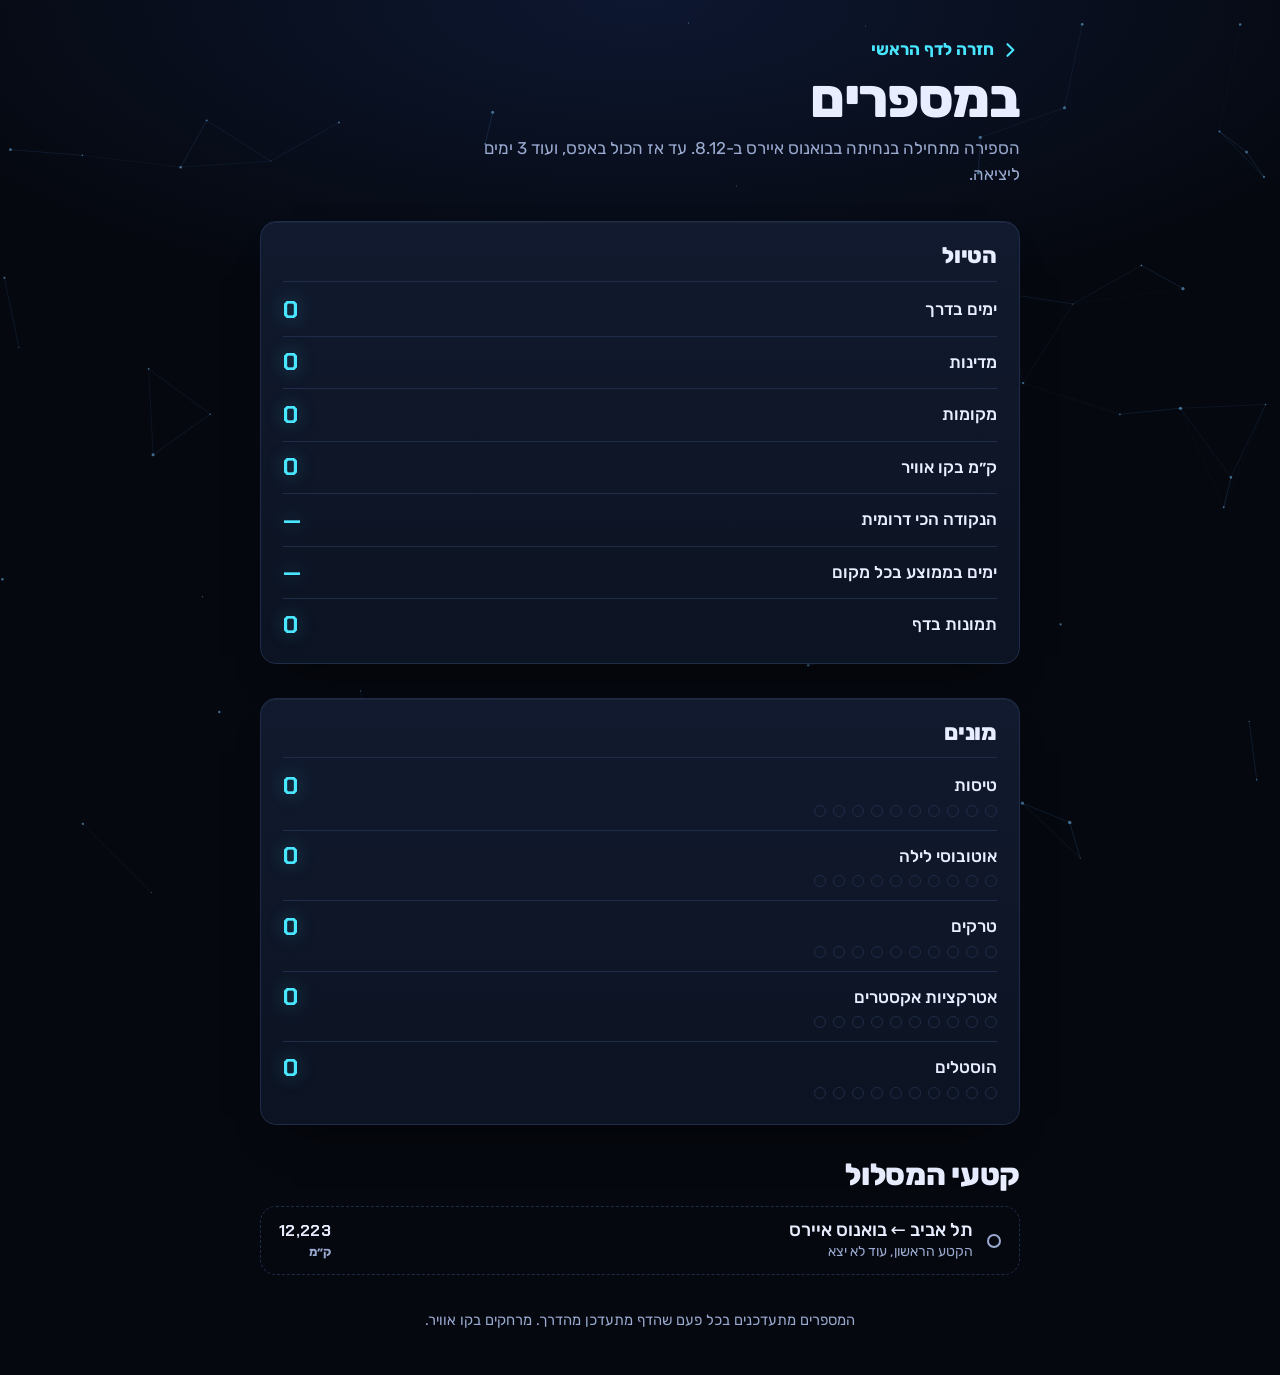
<file: stats.html>
<!doctype html>
<html lang="he" dir="rtl">
<head>
<meta charset="utf-8">
<meta name="viewport" content="width=device-width,initial-scale=1,viewport-fit=cover">
<style>*,*::before,*::after{box-sizing:border-box}img{max-width:100%}[hidden]{display:none!important}</style>
<link rel="preconnect" href="https://fonts.googleapis.com">
<link rel="stylesheet" href="https://fonts.googleapis.com/css2?family=Rubik:wght@400;500;700;800&family=Chakra+Petch:wght@600;700&display=swap">
<link rel="stylesheet" href="style.css">
<title>הטיול של מעין · סטטיסטיקות</title>
<meta name="theme-color" content="#05080f">
<meta name="description" content="המספרים של הטיול של מעין בדרום אמריקה">
</head>
<body>
<main>
  <div>
    <a class="back" href="./"><svg viewBox="0 0 24 24" fill="none" stroke="currentColor" stroke-width="2.5" stroke-linecap="round" stroke-linejoin="round" aria-hidden="true"><path d="M9 5l7 7-7 7"/></svg>חזרה לדף הראשי</a>
    <h1 class="page-h">במספרים</h1>
    <p class="sub" id="sub"></p>
  </div>

  <section class="punch" aria-labelledby="trip-h">
    <h2 id="trip-h">הטיול</h2>
    <div id="grid"></div>
  </section>

  <section class="punch" aria-labelledby="punch-h">
    <h2 id="punch-h">מונים</h2>
    <div id="counters"></div>
  </section>

  <section aria-labelledby="legs-h">
    <h2 id="legs-h">קטעי המסלול</h2>
    <ol class="stubs legs" id="legs"></ol>
  </section>
  <footer>המספרים מתעדכנים בכל פעם שהדף מתעדכן מהדרך. מרחקים בקו אוויר.</footer>
</main>

<script src="trip.js"></script>
<script>
const now = Date.now(), dep = new Date(TRIP.departure).getTime();
const v = visited();
const started = TRIP.current != null && now >= dep;
const days = started ? Math.floor((now-dep)/86400000)+1 : 0;
const path = [TRIP.home, ...v];
const legs = path.slice(1).map((s,i)=>({ from: path[i].name, to: s.name, km: km(path[i], s) }));
const totalKm = legs.reduce((a,l)=>a+l.km, 0);
const countries = new Set(v.map(s=>s.country)).size;
const photos = TRIP.stops.reduce((a,s)=>a+(s.photos?.length||0), 0);
const south = v.reduce((a,s)=> !a || s.lat < a.lat ? s : a, null);
const c = TRIP.counters;

document.getElementById("sub").textContent = started
  ? `יום ${days} בדרך. כל המספרים נכונים לעדכון האחרון מהטיול.`
  : `הספירה מתחילה בנחיתה בבואנוס איירס ב-${fmtDate("2026-12-08")}. עד אז הכול באפס, ועוד ${Math.max(0,Math.ceil((dep-now)/86400000))} ימים ליציאה.`;

const row = (l, val) => `<div class="prow"><span class="l">${esc(l)}</span><span class="v dot">${esc(val)}</span></div>`;
document.getElementById("grid").innerHTML = [
  row("ימים בדרך", nf(days)),
  row("מדינות", nf(countries)),
  row("מקומות", nf(v.length)),
  row("ק״מ בקו אוויר", nf(totalKm)),
  row(south ? `הכי דרומה: ${south.name}` : "הנקודה הכי דרומית", south ? latLabel(south) : "—"),
  row("ימים בממוצע בכל מקום", v.length ? (days / v.length).toFixed(1) : "—"),
  row("תמונות בדף", nf(photos))
].join("");

/* counters as rows of signal lights: one lit dot per time */
const punch = (l, n) => { const cells = Math.max(10, Math.ceil(n/10)*10);
  return `<div class="prow"><span class="l">${esc(l)}</span><span class="v dot">${nf(n)}</span>
    <span class="holes" aria-hidden="true">${Array.from({length:cells},(_,i)=>`<i class="${i<n?"on":""}"></i>`).join("")}</span></div>`; };
document.getElementById("counters").innerHTML = [
  punch("טיסות", c.flights), punch("אוטובוסי לילה", c.nightBuses), punch("טרקים", c.treks),
  punch("אטרקציות אקסטרים", c.extreme), punch("הוסטלים", c.hostels)
].join("");

const first = TRIP.stops[0];
document.getElementById("legs").innerHTML = legs.length
  ? legs.map(l=>`<li class="stub done"><span class="hole"></span><span class="nm"><b>${esc(l.from)} ← ${esc(l.to)}</b></span><span class="when dot">${nf(l.km)}<em>ק״מ</em></span></li>`).join("")
  : `<li class="stub plan"><span class="hole"></span><span class="nm"><b>${esc(TRIP.home.name)} ← ${esc(first.name)}</b><span>הקטע הראשון, עוד לא יצא</span></span><span class="when dot">${nf(km(TRIP.home, first))}<em>ק״מ</em></span></li>`;
</script>
<script src="fx.js"></script>
</body>
</html>
</file>
<file: style.css>
/* World: mission control for one traveler. Deep-space ground, glass panels with a cyan-to-violet
   signal line, live readouts in Orbitron numerals. Same world as Maayan's private trip board.
   Single dark world by choice (see DESIGN.md). */
:root{
  color-scheme:dark;
  --bg:#05080f; --panel:#0c1322; --panel-2:#111a2e; --line:#1f2c49;
  --ink:#e8eeff; --muted:#9aaad0;
  --cy:#49e6ff; --vi:#8e7dff; --glow:rgb(73 230 255 / .35);
  --ok:#3df5a6; --warn:#ffc857; --bad:#ff6384;
  --shadow:0 24px 48px -32px rgb(0 0 0 / .9);
  --font-display:"Rubik",system-ui,-apple-system,"Segoe UI",sans-serif;
  --font-body:"Rubik",system-ui,-apple-system,"Segoe UI",sans-serif;
  --font-dot:"Chakra Petch","Rubik",ui-monospace,monospace;
  --ease:cubic-bezier(.16,1,.3,1);
}
@view-transition{navigation:auto}

html{background:var(--bg);scrollbar-color:var(--line) var(--bg)}
body{margin:0;min-height:100vh;color:var(--ink);font-family:var(--font-body);font-size:17px;line-height:1.5;
  padding:env(safe-area-inset-top,0px) max(16px,env(safe-area-inset-right,0px)) env(safe-area-inset-bottom,0px) max(16px,env(safe-area-inset-left,0px));
  background:radial-gradient(90% 50% at 50% 0,#0d1730 0,var(--bg) 70%) fixed;overflow-x:hidden;-webkit-tap-highlight-color:transparent}
::selection{background:var(--cy);color:var(--bg)}
:focus-visible{outline:2px solid var(--cy);outline-offset:3px;border-radius:8px}
a{color:inherit;text-underline-offset:3px}
#sky{position:fixed;inset:0;width:100%;height:100%;z-index:0;pointer-events:none}
main{position:relative;z-index:1;max-width:760px;margin:0 auto;padding-block:28px 44px;display:flex;flex-direction:column;gap:34px}

h2{font-family:var(--font-display);font-weight:800;font-size:1.9rem;line-height:1.1;margin:0 0 14px;letter-spacing:-.01em}
.dot{font-family:var(--font-dot);font-weight:700;direction:ltr;unicode-bidi:isolate;font-variant-numeric:tabular-nums;letter-spacing:.02em}
.lbl{font-size:.82rem;font-weight:500;color:var(--muted)}

/* glass panel: the one surface everything sits on */
.glass,.punch,.mapsheet,.btn,.stub{position:relative;background:linear-gradient(180deg,var(--panel-2),var(--panel));border:1px solid var(--line);border-radius:16px;
  box-shadow:inset 0 1px 0 rgb(255 255 255 / .05),var(--shadow);transition:border-color .3s,transform .4s var(--ease),box-shadow .4s}
.glass::after,.btn::after,.stub::after{content:"";position:absolute;inset:0;border-radius:inherit;pointer-events:none;opacity:0;transition:opacity .3s;
  background:radial-gradient(260px circle at var(--mx,50%) var(--my,0%),rgb(73 230 255 / .13),transparent 70%)}
@media (hover:hover){
  .glass:hover,.btn:not([aria-disabled="true"]):hover,.stub.has-photos:hover{border-color:rgb(73 230 255 / .45);box-shadow:inset 0 1px 0 rgb(255 255 255 / .06),0 24px 60px -30px var(--glow)}
  .glass:hover::after,.btn:not([aria-disabled="true"]):hover::after,.stub:hover::after{opacity:1}
}

/* ---------- Hero ---------- */
.hero{display:flex;flex-direction:column;gap:16px}
.who{display:flex;align-items:center;gap:16px}
.photo{flex:none;width:88px;height:88px;border-radius:50%;padding:3px;background:linear-gradient(135deg,var(--vi),var(--cy));box-shadow:0 0 34px -6px var(--glow)}
.photo img{display:block;width:100%;height:100%;border-radius:50%;object-fit:cover;border:3px solid var(--bg)}
.hero h1{font-family:var(--font-display);font-weight:800;font-size:clamp(2.1rem,8vw,3.2rem);line-height:1;margin:0 0 10px;letter-spacing:-.02em}
.stamp{display:inline-flex;align-items:center;gap:8px;margin:0;padding:5px 12px;border:1px solid var(--line);border-radius:999px;background:var(--panel);font-weight:500;font-size:.95rem}
.stamp::before{content:"";width:8px;height:8px;border-radius:50%;background:var(--ok);box-shadow:0 0 0 0 var(--ok)}
.stamp .dot{font-size:.8rem;color:var(--muted)}
.fine{margin:0;color:var(--muted);font-size:1rem;line-height:1.5;max-width:56ch;text-wrap:pretty}

.now{padding:22px 22px 20px;display:flex;flex-direction:column;gap:20px}
.t-route{display:grid;grid-template-columns:1fr auto 1fr;align-items:end;gap:12px}
.t-route .f{display:grid;gap:2px;min-width:0}
.city{font-family:var(--font-display);font-weight:800;font-size:clamp(1.7rem,7vw,2.6rem);line-height:1.05;overflow-wrap:anywhere;letter-spacing:-.01em}
.t-route .to .city{color:var(--cy);text-shadow:0 0 24px var(--glow)}
.t-route svg{width:34px;height:20px;margin-bottom:10px;color:var(--vi)}

.clock{display:grid;grid-template-columns:repeat(4,minmax(0,1fr));gap:8px}
.cell{padding:12px 6px 9px;text-align:center;border:1px solid var(--line);border-radius:12px;background:var(--bg);box-shadow:inset 0 1px 0 rgb(255 255 255 / .04)}
.cell b{display:block;font-family:var(--font-dot);font-weight:700;font-size:clamp(1.5rem,7vw,2.2rem);line-height:1;color:var(--cy);font-variant-numeric:tabular-nums;text-shadow:0 0 18px var(--glow)}
.cell span{display:block;margin-top:6px;font-size:.8rem;color:var(--muted)}

.t-fields{display:grid;grid-template-columns:repeat(3,minmax(0,1fr));margin:0;border-top:1px solid var(--line)}
.t-fields div{padding:14px 0 0;min-width:0}
.t-fields div + div{padding-inline-start:14px;border-inline-start:1px solid var(--line)}
.t-fields dt{font-size:.82rem;font-weight:500;color:var(--muted)}
.t-fields dd{margin:2px 0 0;font-size:1.35rem;line-height:1.15}
.t-fields dd.txt{font-size:1.05rem;font-weight:700;line-height:1.3;padding-top:3px}
.t-fields dd small{display:block;font-family:var(--font-body);font-weight:500;font-size:.8rem;margin-top:2px;color:var(--muted)}

/* ---------- Route: a signal line through the stops ---------- */
.stubs{position:relative;display:grid;gap:10px;list-style:none;margin:0;padding:0}
.stub{display:grid;grid-template-columns:auto 1fr auto;align-items:center;gap:14px;min-height:68px;padding:12px 18px}
.stub .hole{position:relative;width:14px;height:14px;border-radius:50%;border:2px solid var(--muted)}
.stub.done .hole{border:0;background:var(--cy);box-shadow:0 0 14px 2px var(--glow)}
.stub.now .hole{border:0;background:var(--ok);box-shadow:0 0 0 0 var(--ok)}
.stub.now{border-color:rgb(61 245 166 / .5)}
.stub.plan{background:transparent;border-style:dashed;box-shadow:none}
.stub .nm{display:grid;min-width:0}
.stub .nm b{font-weight:700;font-size:1.15rem;line-height:1.2}
.stub.plan .nm b{font-weight:500}
.stub .nm span{font-size:.88rem;color:var(--muted)}
.stub .when{font-size:1rem;color:var(--ink);text-align:end}
.stub .when em{display:block;font-family:var(--font-body);font-style:normal;font-size:.78rem;font-weight:700;color:var(--cy);letter-spacing:0}
.stub.now .when em{color:var(--ok)}
.stub.plan .when em{color:var(--muted)}
.stub.has-photos{cursor:pointer}
.stub.has-photos .nm span::after{content:" · " attr(data-count) " תמונות";color:var(--cy);font-weight:700}

/* ---------- Map ---------- */
.mapsheet{padding:8px;overflow:hidden}
#map{height:360px;background:#0a101c;direction:ltr;border-radius:10px}
.map-hint{margin:10px 8px 4px;font-size:.9rem;color:var(--muted)}
.leaflet-container{font-family:var(--font-body);background:#0a101c}
.leaflet-control-attribution{background:rgb(5 8 15 / .7)!important;color:var(--muted)!important}
.leaflet-control-attribution a{color:var(--muted)!important}
.leaflet-bar a{background:var(--panel)!important;color:var(--ink)!important;border-color:var(--line)!important}
.ph-pin{width:46px;height:46px;border-radius:50%;border:2px solid var(--cy);box-shadow:0 0 16px var(--glow);background:var(--panel) center/cover no-repeat;position:relative}
.ph-pin.now{border-color:var(--ok)}
.ph-pin b{position:absolute;top:-6px;left:-6px;background:var(--cy);color:var(--bg);font:700 11px/18px "Rubik",sans-serif;min-width:18px;height:18px;border-radius:9px;text-align:center;padding:0 4px}
.dot-pin{width:14px;height:14px;border-radius:50%;background:var(--cy);box-shadow:0 0 0 3px var(--bg),0 0 14px 3px var(--glow)}
.dot-pin.plan{background:var(--bg);border:2px solid var(--muted);box-shadow:0 0 0 3px var(--bg)}
.dot-pin.now{background:var(--ok)}
.stop-tip{font-family:"Rubik",sans-serif;font-weight:700;direction:rtl;background:var(--panel)!important;color:var(--ink)!important;border:1px solid var(--line)!important;box-shadow:none!important}
.stop-tip::before{display:none}

/* ---------- Links ---------- */
.links{display:grid;grid-template-columns:repeat(auto-fit,minmax(220px,1fr));gap:10px}
.btn{display:grid;grid-template-columns:44px 1fr;align-items:center;gap:8px;min-height:72px;padding:10px 16px;color:var(--ink);text-decoration:none;font-weight:700;font-size:1.08rem;line-height:1.2}
@media (hover:hover){.btn:not([aria-disabled="true"]):hover{transform:translateY(-3px)}}
.btn svg{width:28px;height:28px;stroke:var(--cy)}
.btn svg [fill]:not([fill="none"]){fill:var(--cy)}
.btn small{display:block;font-weight:400;font-size:.84rem;color:var(--muted);margin-top:2px}
.btn[aria-disabled="true"]{background:transparent;border-style:dashed;box-shadow:none;cursor:default}
.btn[aria-disabled="true"] svg{stroke:var(--muted)}
.btn[aria-disabled="true"] small{color:var(--warn);font-weight:700}

footer{font-size:.92rem;color:var(--muted);text-align:center}

/* ---------- Lightbox ---------- */
.lb{position:fixed;inset:0;z-index:1000;background:rgb(3 5 10 / .95);display:grid;grid-template-rows:auto 1fr auto;padding:16px;color:var(--ink)}
.lb-top{display:flex;justify-content:space-between;align-items:center}
.lb-title{font-family:var(--font-display);font-weight:800;font-size:1.7rem}
.lb button{background:var(--panel);color:var(--ink);border:1px solid var(--line);width:46px;height:46px;border-radius:50%;display:grid;place-items:center;cursor:pointer}
.lb button svg{width:22px;height:22px}
.lb-stage{display:grid;grid-template-columns:auto 1fr auto;align-items:center;gap:10px;min-height:0}
.lb-stage img{max-height:72vh;margin:auto;border-radius:12px;border:1px solid var(--line);object-fit:contain}
.lb-cap{margin:8px 0 0;text-align:center}
.lb-count{font-family:var(--font-dot);font-size:.95rem;color:var(--muted)}

/* ---------- Stats page ---------- */
.back{color:var(--cy);font-weight:700;text-decoration:none;display:inline-flex;align-items:center;gap:6px;min-height:44px}
.back svg{width:20px;height:20px}
.page-h{font-family:var(--font-display);font-weight:800;font-size:clamp(2.4rem,10vw,3.4rem);line-height:1;margin:0;letter-spacing:-.02em}
.sub{margin:10px 0 0;color:var(--muted);max-width:52ch}
.punch{padding:22px 22px 12px}
.punch h2{font-size:1.4rem;padding-bottom:12px;margin-bottom:2px;border-bottom:1px solid var(--line)}
.prow{display:grid;grid-template-columns:1fr auto;align-items:center;gap:6px 16px;padding:13px 0;border-bottom:1px solid var(--line)}
.prow:last-child{border-bottom:0}
.prow .l{font-weight:500}
.prow .v{font-size:1.5rem;line-height:1;text-align:end;color:var(--cy);text-shadow:0 0 18px var(--glow)}
.holes{grid-column:1/-1;display:flex;flex-wrap:wrap;gap:7px}
.holes i{width:12px;height:12px;border-radius:50%;border:1.5px solid var(--line)}
.holes i.on{border:0;background:var(--cy);box-shadow:0 0 10px var(--glow)}
.legs{display:grid;gap:10px}
.empty-note{margin:0;padding:16px 18px;border:1px dashed var(--line);border-radius:16px;color:var(--ink)}

/* ---------- Gallery page ---------- */
.albums{display:flex;flex-direction:column;gap:30px}
.album h2{display:flex;flex-wrap:wrap;align-items:baseline;gap:4px 12px;font-size:1.6rem;margin-bottom:12px}
.al-meta{font-family:var(--font-body);font-weight:500;font-size:.9rem;color:var(--muted);display:inline-flex;gap:8px}
.thumbs{display:grid;grid-template-columns:repeat(auto-fill,minmax(150px,1fr));gap:8px}
.thumb{display:block;padding:0;border:1px solid var(--line);border-radius:12px;overflow:hidden;background:var(--panel);aspect-ratio:1;cursor:zoom-in;transition:border-color .3s,transform .4s var(--ease)}
.thumb img{display:block;width:100%;height:100%;object-fit:cover}
@media (hover:hover){.thumb:hover{border-color:rgb(73 230 255 / .5);transform:translateY(-2px)}}
@media (max-width:420px){.thumbs{grid-template-columns:repeat(3,1fr);gap:5px}.thumb{border-radius:8px}}

/* ---------- Game page ---------- */
.sr{position:absolute;width:1px;height:1px;overflow:hidden;clip:rect(0 0 0 0);white-space:nowrap}
.game-main{gap:14px;padding-block:12px 28px}
.game-main .page-h{font-size:2.4rem}
.game-main .sub{margin-top:6px;font-size:.95rem;line-height:1.4}
.game{padding:10px}
.g-score{display:grid;grid-template-columns:1fr 1fr;border-bottom:1px solid var(--line);padding:2px 6px 8px;margin-bottom:10px}
.g-score div{display:grid}
.g-score-3{grid-template-columns:repeat(3,1fr)}
.g-score div + div{padding-inline-start:14px;border-inline-start:1px solid var(--line)}
.g-score .lbl{font-size:.78rem}
.g-score .dot{font-size:1.6rem;line-height:1.1;color:var(--cy);text-shadow:0 0 18px var(--glow)}
.g-stage{position:relative;width:min(100%,calc((100svh - 370px) * 2 / 3));min-width:240px;margin:0 auto;aspect-ratio:2/3}
#cv{display:block;width:100%;height:100%;border-radius:10px;touch-action:none;user-select:none;-webkit-user-select:none;cursor:pointer}
.g-mute{position:absolute;top:8px;left:8px;z-index:2;width:40px;height:40px;display:grid;place-items:center;border:0;border-radius:50%;background:rgb(5 8 15 / .62);color:#fff;cursor:pointer}
.g-mute svg{width:20px;height:20px}
.g-over{position:absolute;inset:0;display:grid;place-content:center;justify-items:center;gap:12px;border:0;border-radius:10px;cursor:pointer;
  background:rgb(5 8 15 / .55);color:#fff;font:inherit;touch-action:none}
.g-stamp{display:block;border-radius:14px;padding:10px 22px;background:linear-gradient(90deg,var(--vi),var(--cy));color:var(--bg);
  font-family:var(--font-display);font-weight:800;font-size:2rem;line-height:1.1;box-shadow:0 14px 40px -12px var(--glow)}
.chasers{display:flex;flex-wrap:wrap;align-items:center;gap:6px;margin:0;padding:0;border:0}
.chip{position:relative;cursor:pointer}
.chip input{position:absolute;opacity:0;inset:0;margin:0;cursor:pointer}
.chip span{display:inline-flex;align-items:center;min-height:40px;padding:6px 12px;border:1px solid var(--line);border-radius:999px;background:var(--panel);font-weight:700;font-size:.9rem;transition:border-color .2s,background .2s,color .2s}
.chip input:checked + span{background:linear-gradient(90deg,var(--vi),var(--cy));color:var(--bg);border-color:transparent}
.chip input:focus-visible + span{outline:2px solid var(--cy);outline-offset:3px}
.g-hint{font-weight:700;font-size:1rem;text-shadow:0 1px 3px rgba(0,0,0,.6)}

@media (max-width:620px){
  .now{padding:18px 16px 16px}
  .photo{width:76px;height:76px}
}

/* ---------- Motion: panels rise in on load, live dots ping, pages blur across ---------- */
@media (prefers-reduced-motion:no-preference){
  main > *{animation:rise .7s var(--ease) backwards}
  main > :nth-child(2){animation-delay:.08s} main > :nth-child(3){animation-delay:.16s}
  main > :nth-child(4){animation-delay:.24s} main > :nth-child(5){animation-delay:.32s} main > :nth-child(n+6){animation-delay:.4s}
  @keyframes rise{from{opacity:0;transform:translateY(22px) scale(.985);filter:blur(8px)}}
  .stamp::before,.stub.now .hole{animation:ping 2s ease-out infinite}
  @keyframes ping{to{box-shadow:0 0 0 10px transparent}}
  .cell b.tick{animation:tick .45s var(--ease)}
  @keyframes tick{from{transform:translateY(-35%);opacity:.2;filter:blur(3px)}}
  .g-stamp{animation:rise .5s var(--ease) both}
  ::view-transition-old(root){animation:vt-out .22s cubic-bezier(.4,0,1,1) both}
  ::view-transition-new(root){animation:vt-in .45s var(--ease) both}
  @keyframes vt-out{to{opacity:0;filter:blur(10px);transform:scale(.98)}}
  @keyframes vt-in{from{opacity:0;filter:blur(12px);transform:translateY(18px)}}
}
</file>
